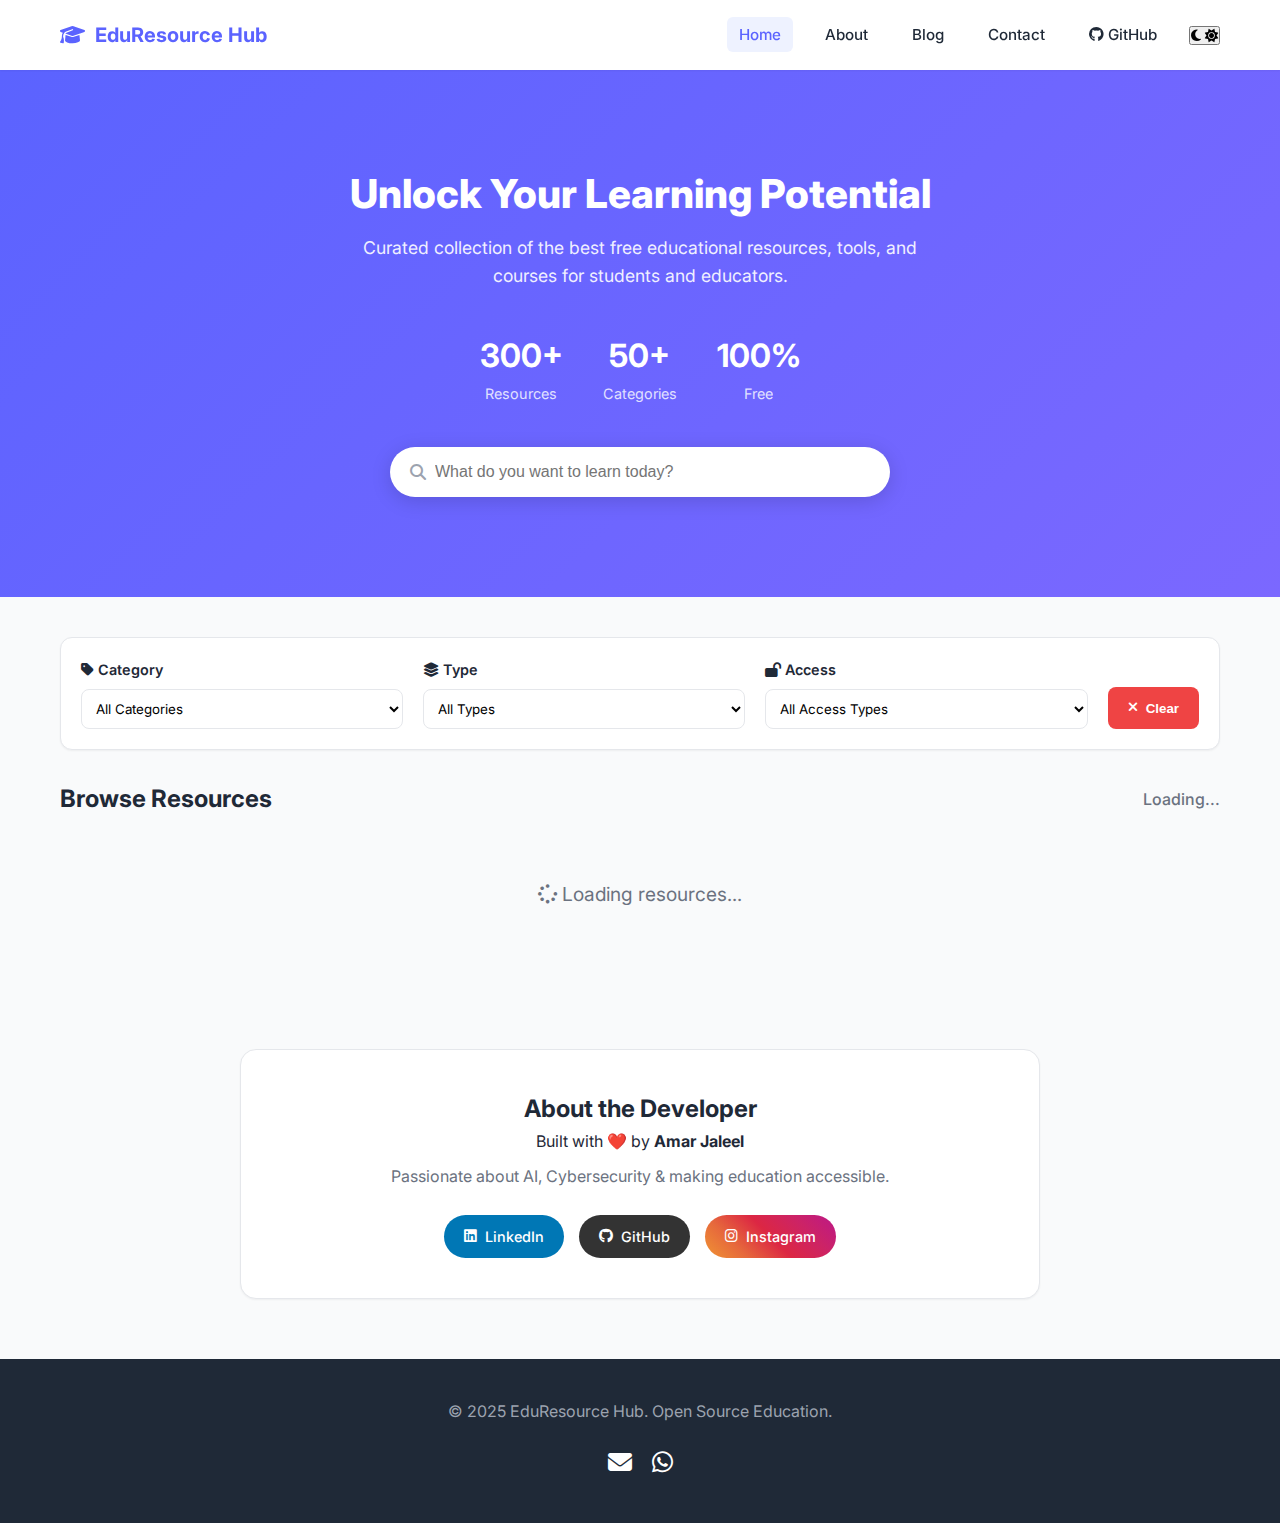
<file: index.html>
<!DOCTYPE html>
<html lang="en">
<head>
    <meta charset="UTF-8">
    <meta name="viewport" content="width=device-width, initial-scale=1.0">
    <meta name="description" content="Discover 300+ curated free educational resources across all subjects. Find textbooks, courses, tools, and learning materials for students and educators.">
    <meta name="keywords" content="educational resources, free learning, online courses, study materials, textbooks, STEM, humanities, open access">
    <meta name="author" content="Amar Jaleel">
    
    <!-- Open Graph / Facebook -->
    <meta property="og:type" content="website">
    <meta property="og:url" content="https://aurangzaib-b.github.io/EduResource_Hub/">
    <meta property="og:title" content="EduResource Hub - Free Educational Resources">
    <meta property="og:description" content="Discover 300+ curated free educational resources across all subjects. Find textbooks, courses, tools, and learning materials for students and educators.">
    <meta property="og:image" content="https://aurangzaib-b.github.io/EduResource_Hub/og-image.png">
    
    <!-- Twitter -->
    <meta property="twitter:card" content="summary_large_image">
    <meta property="twitter:url" content="https://aurangzaib-b.github.io/EduResource_Hub/">
    <meta property="twitter:title" content="EduResource Hub - Free Educational Resources">
    <meta property="twitter:description" content="Discover 300+ curated free educational resources across all subjects. Find textbooks, courses, tools, and learning materials for students and educators.">
    <meta property="twitter:image" content="https://aurangzaib-b.github.io/EduResource_Hub/twitter-image.png">
    
    <title>EduResource Hub - Free Educational Resources</title>
    <link rel="stylesheet" href="styles.css">
    <link href="https://fonts.googleapis.com/css2?family=Inter:wght@400;500;600;700;800&display=swap" rel="stylesheet">
    <link href="https://cdnjs.cloudflare.com/ajax/libs/font-awesome/6.5.1/css/all.min.css" rel="stylesheet">
</head>
<body>

    <nav class="navbar">
        <div class="nav-container">
            <a href="index.html" class="nav-logo">
                <i class="fas fa-graduation-cap"></i> EduResource Hub
            </a>
            <button class="menu-toggle" id="menuToggle" aria-label="Toggle Menu">
                <i class="fas fa-bars"></i>
            </button>
            <ul class="nav-menu" id="navMenu">
                <li><a href="index.html" class="nav-link active">Home</a></li>
                <li><a href="about.html" class="nav-link">About</a></li>
                <li><a href="blog.html" class="nav-link">Blog</a></li>
                <li><a href="contact.html" class="nav-link">Contact</a></li>
                <li><a href="https://github.com/amarjaleelbanbhan" target="_blank" class="nav-link"><i class="fab fa-github"></i> GitHub</a></li>
                <li>
                    <button class="theme-toggle" id="themeToggle" aria-label="Toggle Dark Mode">
                        <i class="fas fa-moon"></i>
                        <i class="fas fa-sun"></i>
                    </button>
                </li>
            </ul>
        </div>
    </nav>

    <main>
        <section class="hero">
            <div class="container">
                <h1 class="hero-title">Unlock Your Learning Potential</h1>
                <p class="hero-subtitle">Curated collection of the best free educational resources, tools, and courses for students and educators.</p>
                
                <div class="hero-stats">
                    <div class="stat">
                        <span class="stat-number" id="stat-total-resources">300+</span>
                        <span class="stat-label">Resources</span>
                    </div>
                    <div class="stat">
                        <span class="stat-number" id="stat-total-categories">50+</span>
                        <span class="stat-label">Categories</span>
                    </div>
                    <div class="stat">
                        <span class="stat-number">100%</span>
                        <span class="stat-label">Free</span>
                    </div>
                </div>

                <div class="search-container">
                    <i class="fas fa-search search-icon"></i>
                    <input type="text" id="search-input" placeholder="What do you want to learn today?">
                </div>
            </div>
        </section>

        <section class="resources-section">
            <div class="container">
                
                <div class="filters">
                    <div class="filter-group">
                        <label><i class="fas fa-tag"></i> Category</label>
                        <select id="category-filter"><option value="">All Categories</option></select>
                    </div>
                    <div class="filter-group">
                        <label><i class="fas fa-layer-group"></i> Type</label>
                        <select id="type-filter"><option value="">All Types</option></select>
                    </div>
                    <div class="filter-group">
                        <label><i class="fas fa-lock-open"></i> Access</label>
                        <select id="access-filter"><option value="">All Access Types</option></select>
                    </div>
                    <button id="clear-filters" class="clear-btn">
                        <i class="fas fa-times"></i> Clear
                    </button>
                </div>

                <div style="display: flex; justify-content: space-between; align-items: center; margin-bottom: 20px;">
                    <h2 style="font-size: 1.5rem; color: var(--dark);">Browse Resources</h2>
                    <span id="results-count" style="color: var(--light); font-weight: 500;">Loading...</span>
                </div>

                <div id="loading"><i class="fas fa-spinner fa-spin"></i> Loading resources...</div>
                <div id="resources-grid" class="resources-grid"></div>
                <div id="no-results" class="no-results" style="display: none;">
                    <i class="fas fa-search" style="font-size: 3rem; color: #E5E7EB; margin-bottom: 15px;"></i>
                    <h3>No resources found</h3>
                    <p>Try adjusting your search or filters.</p>
                </div>

                <!-- Pagination -->
                <div id="pagination" class="pagination"></div>

            </div>
        </section>

        <section class="container">
            <div class="profile-section">
                <h2>About the Developer</h2>
                <p>Built with ❤️ by <strong>Amar Jaleel</strong></p>
                <p style="color: var(--light); margin-top: 10px;">Passionate about AI, Cybersecurity & making education accessible.</p>
                <div class="profile-links">
                    <a href="https://pk.linkedin.com/in/amarjaleel" target="_blank" class="link-box link-linkedin"><i class="fab fa-linkedin"></i> LinkedIn</a>
                    <a href="https://github.com/amarjaleelbanbhan" target="_blank" class="link-box link-github"><i class="fab fa-github"></i> GitHub</a>
                    <a href="https://www.instagram.com/amarjaleel_/" target="_blank" class="link-box link-insta"><i class="fab fa-instagram"></i> Instagram</a>
                </div>
            </div>
        </section>
    </main>

    <footer>
        <div class="container">
            <p>&copy; 2025 EduResource Hub. Open Source Education.</p>
            <div class="social-links">
                <a href="mailto:banbhanamarjalil@gmail.com"><i class="fas fa-envelope"></i></a>
                <a href="https://wa.me/923444432197" target="_blank"><i class="fab fa-whatsapp"></i></a>
            </div>
        </div>
    </footer>

    <script src="script.js"></script>
    <script>
        // Mobile Menu Toggle Logic
        const menuToggle = document.getElementById('menuToggle');
        const navMenu = document.getElementById('navMenu');
        
        if (menuToggle && navMenu) {
            menuToggle.addEventListener('click', () => {
                navMenu.classList.toggle('active');
                const icon = menuToggle.querySelector('i');
                if (navMenu.classList.contains('active')) {
                    icon.classList.remove('fa-bars');
                    icon.classList.add('fa-times');
                } else {
                    icon.classList.remove('fa-times');
                    icon.classList.add('fa-bars');
                }
            });
        }
    </script>
</body>
</html>
</file>
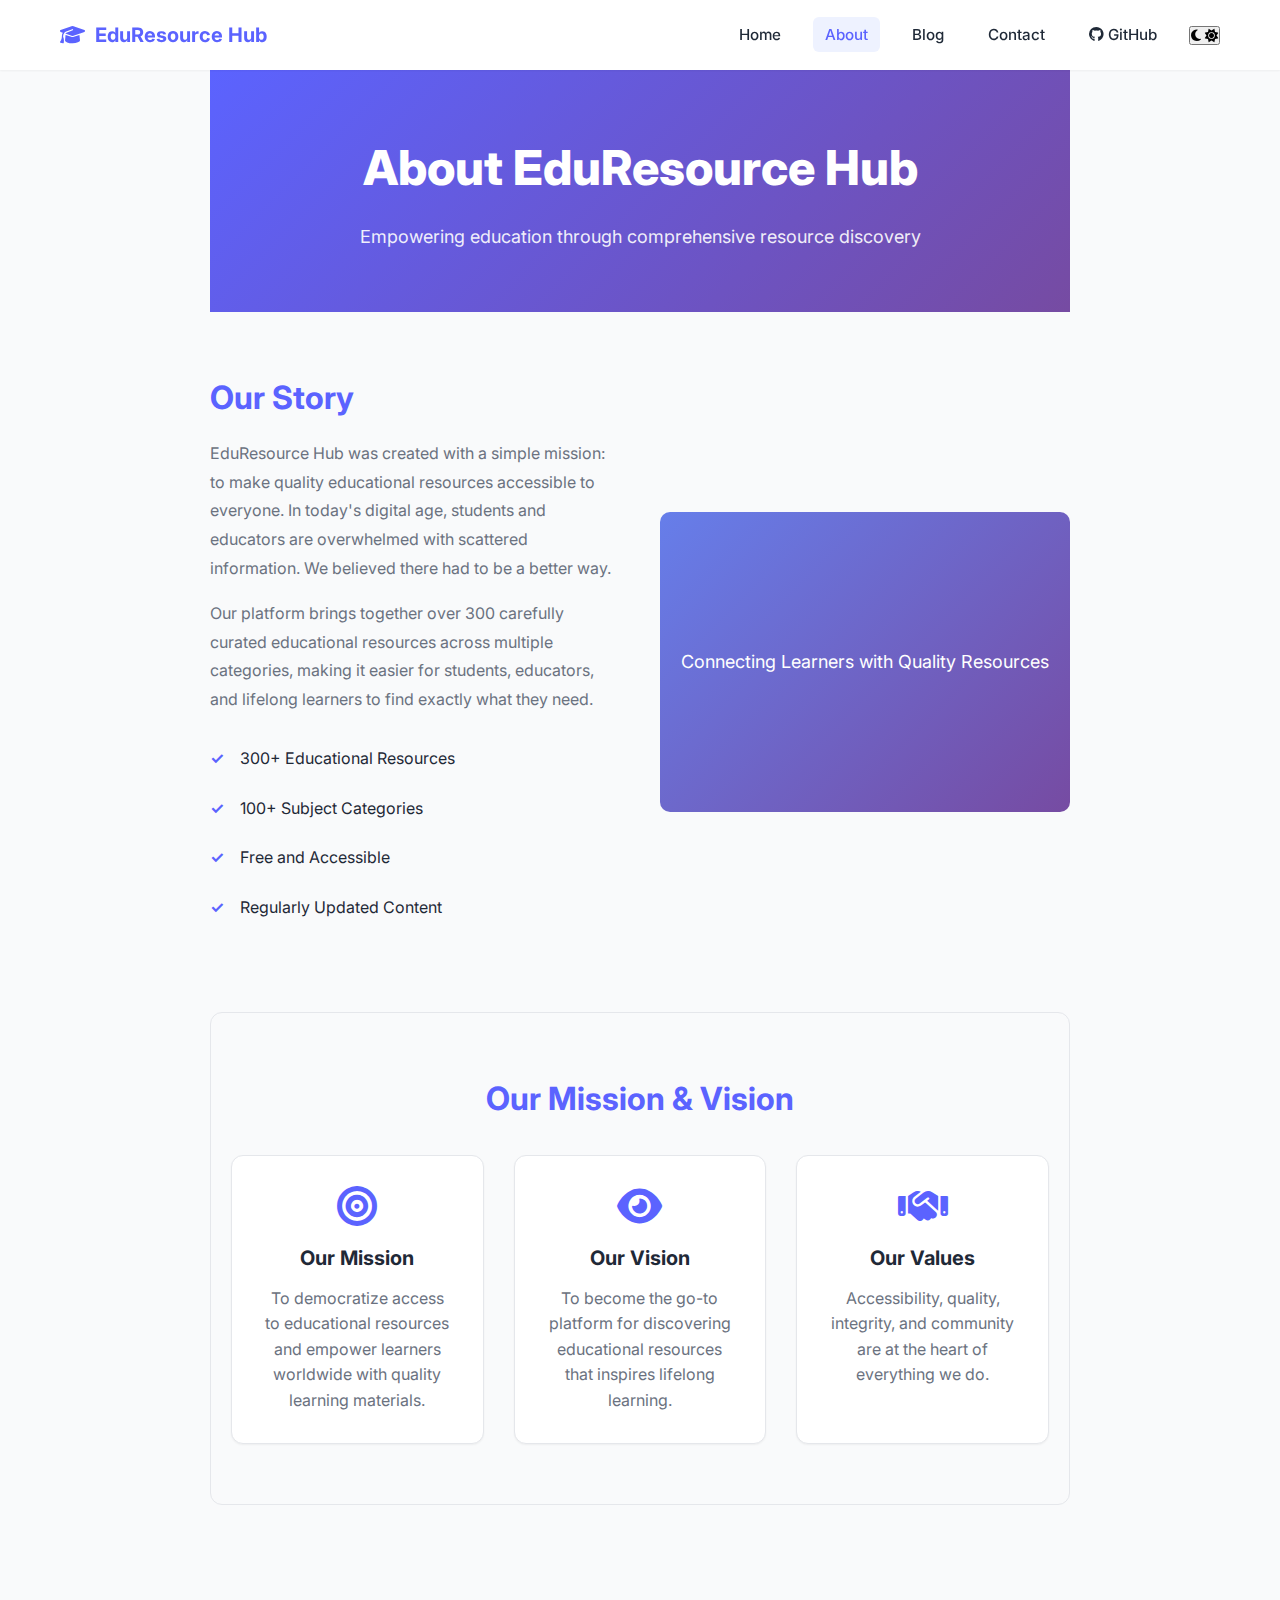
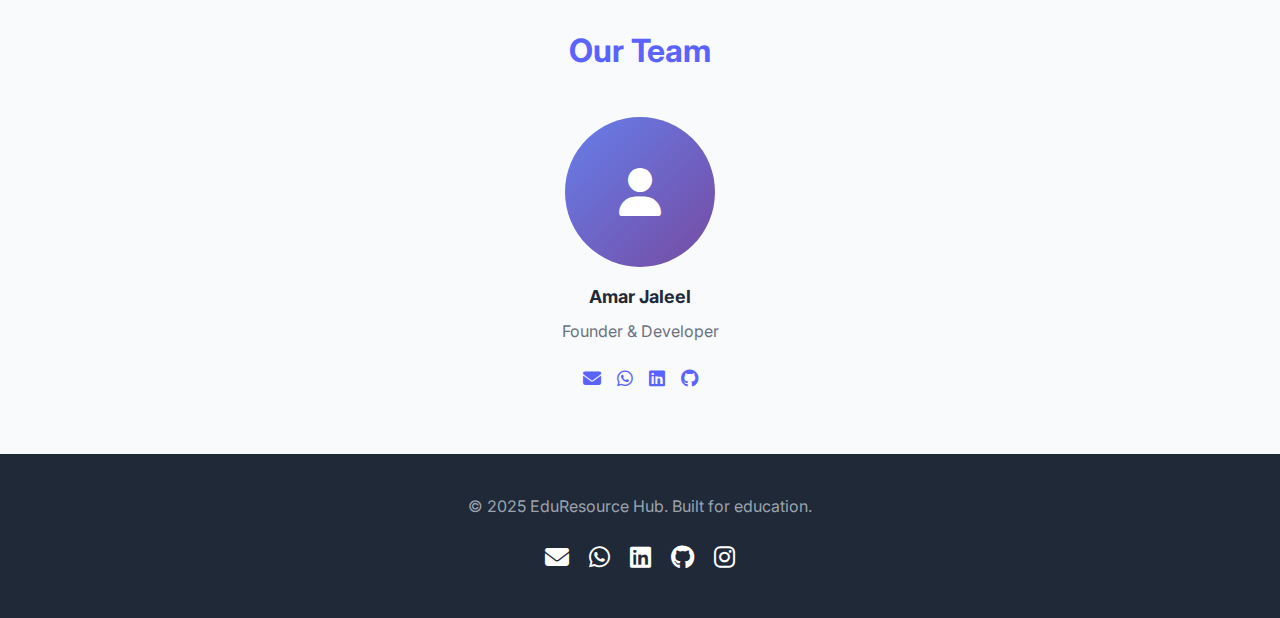
<file: about.html>
<!DOCTYPE html>
<html lang="en">
<head>
    <meta charset="UTF-8">
    <meta name="viewport" content="width=device-width, initial-scale=1.0">
    <meta name="description" content="Learn about EduResource Hub - our mission to democratize access to quality educational resources for students and educators worldwide.">
    <meta name="keywords" content="about eduresource, education platform, free learning resources, educational mission">
    
    <!-- Open Graph / Facebook -->
    <meta property="og:type" content="website">
    <meta property="og:url" content="https://aurangzaib-b.github.io/EduResource_Hub/about.html">
    <meta property="og:title" content="About - EduResource Hub">
    <meta property="og:description" content="Learn about EduResource Hub - our mission to democratize access to quality educational resources for students and educators worldwide.">
    
    <!-- Twitter -->
    <meta property="twitter:card" content="summary">
    <meta property="twitter:url" content="https://aurangzaib-b.github.io/EduResource_Hub/about.html">
    <meta property="twitter:title" content="About - EduResource Hub">
    <meta property="twitter:description" content="Learn about EduResource Hub - our mission to democratize access to quality educational resources for students and educators worldwide.">
    
    <title>About - EduResource Hub</title>
    <link rel="stylesheet" href="styles.css">
    <link rel="stylesheet" href="pages.css">
    <link href="https://fonts.googleapis.com/css2?family=Inter:wght@300;400;500;600;700;800&display=swap" rel="stylesheet">
    <link href="https://cdnjs.cloudflare.com/ajax/libs/font-awesome/6.5.1/css/all.min.css" rel="stylesheet">
</head>
<body>
    <nav class="navbar">
        <div class="nav-container">
            <a href="index.html" class="nav-logo">
                <i class="fas fa-graduation-cap"></i> EduResource Hub
            </a>
            <button class="menu-toggle" id="menuToggle" aria-label="Toggle Menu">
                <i class="fas fa-bars"></i>
            </button>
            <ul class="nav-menu" id="navMenu">
                <li><a href="index.html" class="nav-link">Home</a></li>
                <li><a href="about.html" class="nav-link active">About</a></li>
                <li><a href="blog.html" class="nav-link">Blog</a></li>
                <li><a href="contact.html" class="nav-link">Contact</a></li>
                <li><a href="https://github.com/amarjaleelbanbhan" target="_blank" class="nav-link"><i class="fab fa-github"></i> GitHub</a></li>
                <li>
                    <button class="theme-toggle" id="themeToggle" aria-label="Toggle Dark Mode">
                        <i class="fas fa-moon"></i>
                        <i class="fas fa-sun"></i>
                    </button>
                </li>
            </ul>
        </div>
    </nav>

    <div class="container">
        <div class="hero-section">
            <h1>About EduResource Hub</h1>
            <p>Empowering education through comprehensive resource discovery</p>
        </div>

        <div class="about-content">
            <div class="about-text">
                <h2>Our Story</h2>
                <p>EduResource Hub was created with a simple mission: to make quality educational resources accessible to everyone. In today's digital age, students and educators are overwhelmed with scattered information. We believed there had to be a better way.</p>
                <p>Our platform brings together over 300 carefully curated educational resources across multiple categories, making it easier for students, educators, and lifelong learners to find exactly what they need.</p>
                <ul class="about-features">
                    <li>300+ Educational Resources</li>
                    <li>100+ Subject Categories</li>
                    <li>Free and Accessible</li>
                    <li>Regularly Updated Content</li>
                </ul>
            </div>
            <div style="background: linear-gradient(135deg, #667eea 0%, #764ba2 100%); border-radius: 10px; height: 300px; display: flex; align-items: center; justify-content: center; color: white; font-size: 18px;">
                Connecting Learners with Quality Resources
            </div>
        </div>

        <div class="mission-section">
            <h2>Our Mission & Vision</h2>
            <div class="mission-grid">
                <div class="mission-card">
                    <i class="fas fa-bullseye"></i>
                    <h3>Our Mission</h3>
                    <p>To democratize access to educational resources and empower learners worldwide with quality learning materials.</p>
                </div>
                <div class="mission-card">
                    <i class="fas fa-eye"></i>
                    <h3>Our Vision</h3>
                    <p>To become the go-to platform for discovering educational resources that inspires lifelong learning.</p>
                </div>
                <div class="mission-card">
                    <i class="fas fa-handshake"></i>
                    <h3>Our Values</h3>
                    <p>Accessibility, quality, integrity, and community are at the heart of everything we do.</p>
                </div>
            </div>
        </div>

        <div class="team-section">
            <h2>Our Team</h2>
            <div class="team-grid">
                <div class="team-member">
                    <div style="width: 150px; height: 150px; background: linear-gradient(135deg, #667eea 0%, #764ba2 100%); border-radius: 50%; margin: 0 auto 15px; display: flex; align-items: center; justify-content: center; color: white; font-size: 48px;"><i class="fas fa-user"></i></div>
                    <h3>Amar Jaleel</h3>
                    <p>Founder & Developer</p>
                    <div class="social-links">
                        <a href="mailto:banbhanamarjalil@gmail.com" title="Email"><i class="fas fa-envelope"></i></a>
                        <a href="https://wa.me/923444432197" target="_blank" title="WhatsApp"><i class="fab fa-whatsapp"></i></a>
                        <a href="https://pk.linkedin.com/in/amarjaleel" target="_blank" title="LinkedIn"><i class="fab fa-linkedin"></i></a>
                        <a href="https://github.com/amarjaleelbanbhan" target="_blank" title="GitHub"><i class="fab fa-github"></i></a>
                    </div>
                </div>
            </div>
        </div>
    </div>

    <footer>
        <p>&copy; 2025 EduResource Hub. Built for education.</p>
        <div class="social-links">
            <a href="mailto:banbhanamarjalil@gmail.com" title="Email"><i class="fas fa-envelope"></i></a>
            <a href="https://wa.me/923444432197" target="_blank" title="WhatsApp"><i class="fab fa-whatsapp"></i></a>
            <a href="https://pk.linkedin.com/in/amarjaleel" target="_blank" title="LinkedIn"><i class="fab fa-linkedin"></i></a>
            <a href="https://github.com/amarjaleelbanbhan" target="_blank" title="GitHub"><i class="fab fa-github"></i></a>
            <a href="https://www.instagram.com/amarjaleel_/" target="_blank" title="Instagram"><i class="fab fa-instagram"></i></a>
        </div>
    </footer>

    <script>
        // Dark Mode Management
        function initTheme() {
            const savedTheme = localStorage.getItem('theme') || 'light';
            document.documentElement.setAttribute('data-theme', savedTheme);
        }

        function toggleTheme() {
            const currentTheme = document.documentElement.getAttribute('data-theme');
            const newTheme = currentTheme === 'dark' ? 'light' : 'dark';
            document.documentElement.setAttribute('data-theme', newTheme);
            localStorage.setItem('theme', newTheme);
        }

        // Initialize theme on page load
        document.addEventListener('DOMContentLoaded', () => {
            initTheme();
            
            // Theme toggle button
            const themeToggle = document.getElementById('themeToggle');
            if (themeToggle) {
                themeToggle.addEventListener('click', toggleTheme);
            }
        });

        // Mobile Menu Toggle Logic
        const menuToggle = document.getElementById('menuToggle');
        const navMenu = document.getElementById('navMenu');
        
        if (menuToggle && navMenu) {
            menuToggle.addEventListener('click', () => {
                navMenu.classList.toggle('active');
                const icon = menuToggle.querySelector('i');
                if (navMenu.classList.contains('active')) {
                    icon.classList.remove('fa-bars');
                    icon.classList.add('fa-times');
                } else {
                    icon.classList.remove('fa-times');
                    icon.classList.add('fa-bars');
                }
            });
        }
    </script>
</body>
</html>
</file>
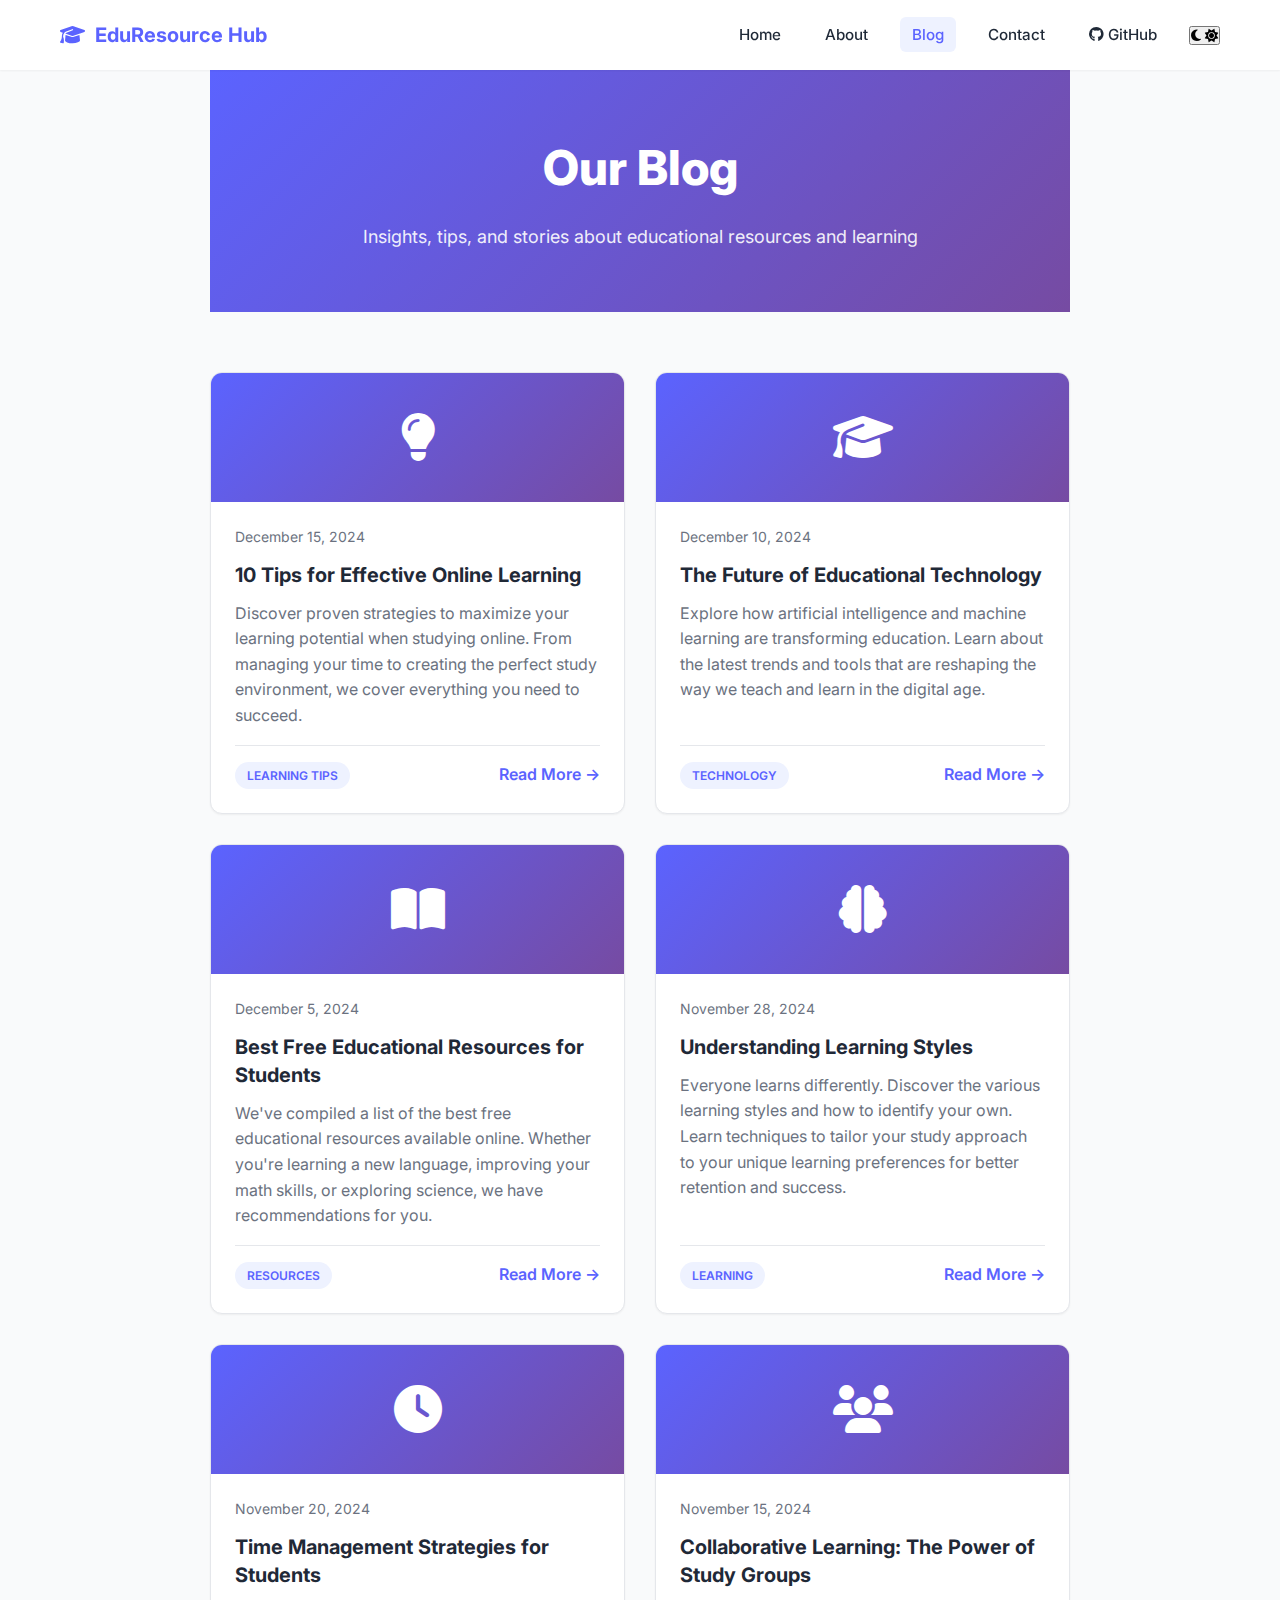
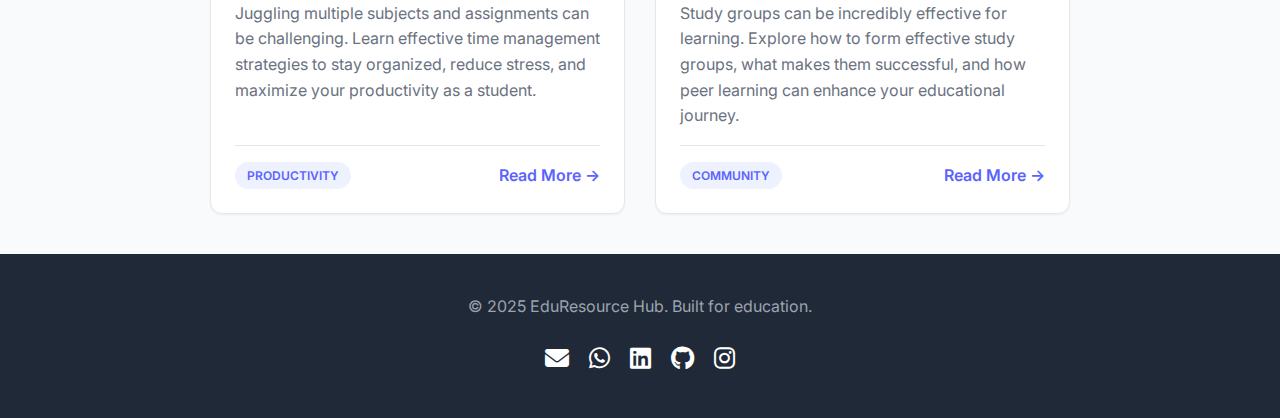
<file: blog.html>
<!DOCTYPE html>
<html lang="en">
<head>
    <meta charset="UTF-8">
    <meta name="viewport" content="width=device-width, initial-scale=1.0">
    <meta name="description" content="Insights, tips, and stories about educational resources, online learning, and effective study strategies. Stay updated with the latest in EdTech.">
    <meta name="keywords" content="education blog, learning tips, study strategies, online learning, educational technology">
    
    <!-- Open Graph / Facebook -->
    <meta property="og:type" content="website">
    <meta property="og:url" content="https://aurangzaib-b.github.io/EduResource_Hub/blog.html">
    <meta property="og:title" content="Blog - EduResource Hub">
    <meta property="og:description" content="Insights, tips, and stories about educational resources, online learning, and effective study strategies.">
    
    <!-- Twitter -->
    <meta property="twitter:card" content="summary">
    <meta property="twitter:url" content="https://aurangzaib-b.github.io/EduResource_Hub/blog.html">
    <meta property="twitter:title" content="Blog - EduResource Hub">
    <meta property="twitter:description" content="Insights, tips, and stories about educational resources, online learning, and effective study strategies.">
    
    <title>Blog - EduResource Hub</title>
    <link rel="stylesheet" href="styles.css">
    <link rel="stylesheet" href="pages.css">
    <link href="https://fonts.googleapis.com/css2?family=Inter:wght@300;400;500;600;700;800&display=swap" rel="stylesheet">
    <link href="https://cdnjs.cloudflare.com/ajax/libs/font-awesome/6.5.1/css/all.min.css" rel="stylesheet">
</head>
<body>
    <nav class="navbar">
        <div class="nav-container">
            <a href="index.html" class="nav-logo">
                <i class="fas fa-graduation-cap"></i> EduResource Hub
            </a>
            <button class="menu-toggle" id="menuToggle" aria-label="Toggle Menu">
                <i class="fas fa-bars"></i>
            </button>
            <ul class="nav-menu" id="navMenu">
                <li><a href="index.html" class="nav-link">Home</a></li>
                <li><a href="about.html" class="nav-link">About</a></li>
                <li><a href="blog.html" class="nav-link active">Blog</a></li>
                <li><a href="contact.html" class="nav-link">Contact</a></li>
                <li><a href="https://github.com/amarjaleelbanbhan" target="_blank" class="nav-link"><i class="fab fa-github"></i> GitHub</a></li>
                <li>
                    <button class="theme-toggle" id="themeToggle" aria-label="Toggle Dark Mode">
                        <i class="fas fa-moon"></i>
                        <i class="fas fa-sun"></i>
                    </button>
                </li>
            </ul>
        </div>
    </nav>

    <div class="container">
        <div class="hero-section">
            <h1>Our Blog</h1>
            <p>Insights, tips, and stories about educational resources and learning</p>
        </div>

        <div class="blog-grid">
            <div class="blog-card">
                <div class="blog-card-header"><i class="fas fa-lightbulb"></i></div>
                <div class="blog-card-content">
                    <div class="blog-card-date">December 15, 2024</div>
                    <h3>10 Tips for Effective Online Learning</h3>
                    <p>Discover proven strategies to maximize your learning potential when studying online. From managing your time to creating the perfect study environment, we cover everything you need to succeed.</p>
                    <div class="blog-card-footer">
                        <span class="category-tag">Learning Tips</span>
                        <a href="#" class="read-more">Read More →</a>
                    </div>
                </div>
            </div>

            <div class="blog-card">
                <div class="blog-card-header"><i class="fas fa-graduation-cap"></i></div>
                <div class="blog-card-content">
                    <div class="blog-card-date">December 10, 2024</div>
                    <h3>The Future of Educational Technology</h3>
                    <p>Explore how artificial intelligence and machine learning are transforming education. Learn about the latest trends and tools that are reshaping the way we teach and learn in the digital age.</p>
                    <div class="blog-card-footer">
                        <span class="category-tag">Technology</span>
                        <a href="#" class="read-more">Read More →</a>
                    </div>
                </div>
            </div>

            <div class="blog-card">
                <div class="blog-card-header"><i class="fas fa-book-open"></i></div>
                <div class="blog-card-content">
                    <div class="blog-card-date">December 5, 2024</div>
                    <h3>Best Free Educational Resources for Students</h3>
                    <p>We've compiled a list of the best free educational resources available online. Whether you're learning a new language, improving your math skills, or exploring science, we have recommendations for you.</p>
                    <div class="blog-card-footer">
                        <span class="category-tag">Resources</span>
                        <a href="#" class="read-more">Read More →</a>
                    </div>
                </div>
            </div>

            <div class="blog-card">
                <div class="blog-card-header"><i class="fas fa-brain"></i></div>
                <div class="blog-card-content">
                    <div class="blog-card-date">November 28, 2024</div>
                    <h3>Understanding Learning Styles</h3>
                    <p>Everyone learns differently. Discover the various learning styles and how to identify your own. Learn techniques to tailor your study approach to your unique learning preferences for better retention and success.</p>
                    <div class="blog-card-footer">
                        <span class="category-tag">Learning</span>
                        <a href="#" class="read-more">Read More →</a>
                    </div>
                </div>
            </div>

            <div class="blog-card">
                <div class="blog-card-header"><i class="fas fa-clock"></i></div>
                <div class="blog-card-content">
                    <div class="blog-card-date">November 20, 2024</div>
                    <h3>Time Management Strategies for Students</h3>
                    <p>Juggling multiple subjects and assignments can be challenging. Learn effective time management strategies to stay organized, reduce stress, and maximize your productivity as a student.</p>
                    <div class="blog-card-footer">
                        <span class="category-tag">Productivity</span>
                        <a href="#" class="read-more">Read More →</a>
                    </div>
                </div>
            </div>

            <div class="blog-card">
                <div class="blog-card-header"><i class="fas fa-users"></i></div>
                <div class="blog-card-content">
                    <div class="blog-card-date">November 15, 2024</div>
                    <h3>Collaborative Learning: The Power of Study Groups</h3>
                    <p>Study groups can be incredibly effective for learning. Explore how to form effective study groups, what makes them successful, and how peer learning can enhance your educational journey.</p>
                    <div class="blog-card-footer">
                        <span class="category-tag">Community</span>
                        <a href="#" class="read-more">Read More →</a>
                    </div>
                </div>
            </div>
        </div>
    </div>

    <footer>
        <p>&copy; 2025 EduResource Hub. Built for education.</p>
        <div class="social-links">
            <a href="mailto:banbhanamarjalil@gmail.com" title="Email"><i class="fas fa-envelope"></i></a>
            <a href="https://wa.me/923444432197" target="_blank" title="WhatsApp"><i class="fab fa-whatsapp"></i></a>
            <a href="https://pk.linkedin.com/in/amarjaleel" target="_blank" title="LinkedIn"><i class="fab fa-linkedin"></i></a>
            <a href="https://github.com/amarjaleelbanbhan" target="_blank" title="GitHub"><i class="fab fa-github"></i></a>
            <a href="https://www.instagram.com/amarjaleel_/" target="_blank" title="Instagram"><i class="fab fa-instagram"></i></a>
        </div>
    </footer>

    <script>
        // Dark Mode Management
        function initTheme() {
            const savedTheme = localStorage.getItem('theme') || 'light';
            document.documentElement.setAttribute('data-theme', savedTheme);
        }

        function toggleTheme() {
            const currentTheme = document.documentElement.getAttribute('data-theme');
            const newTheme = currentTheme === 'dark' ? 'light' : 'dark';
            document.documentElement.setAttribute('data-theme', newTheme);
            localStorage.setItem('theme', newTheme);
        }

        // Initialize theme on page load
        document.addEventListener('DOMContentLoaded', () => {
            initTheme();
            
            // Theme toggle button
            const themeToggle = document.getElementById('themeToggle');
            if (themeToggle) {
                themeToggle.addEventListener('click', toggleTheme);
            }
        });

        // Mobile Menu Toggle Logic
        const menuToggle = document.getElementById('menuToggle');
        const navMenu = document.getElementById('navMenu');
        
        if (menuToggle && navMenu) {
            menuToggle.addEventListener('click', () => {
                navMenu.classList.toggle('active');
                const icon = menuToggle.querySelector('i');
                if (navMenu.classList.contains('active')) {
                    icon.classList.remove('fa-bars');
                    icon.classList.add('fa-times');
                } else {
                    icon.classList.remove('fa-times');
                    icon.classList.add('fa-bars');
                }
            });
        }
    </script>
</body>
</html>
</file>
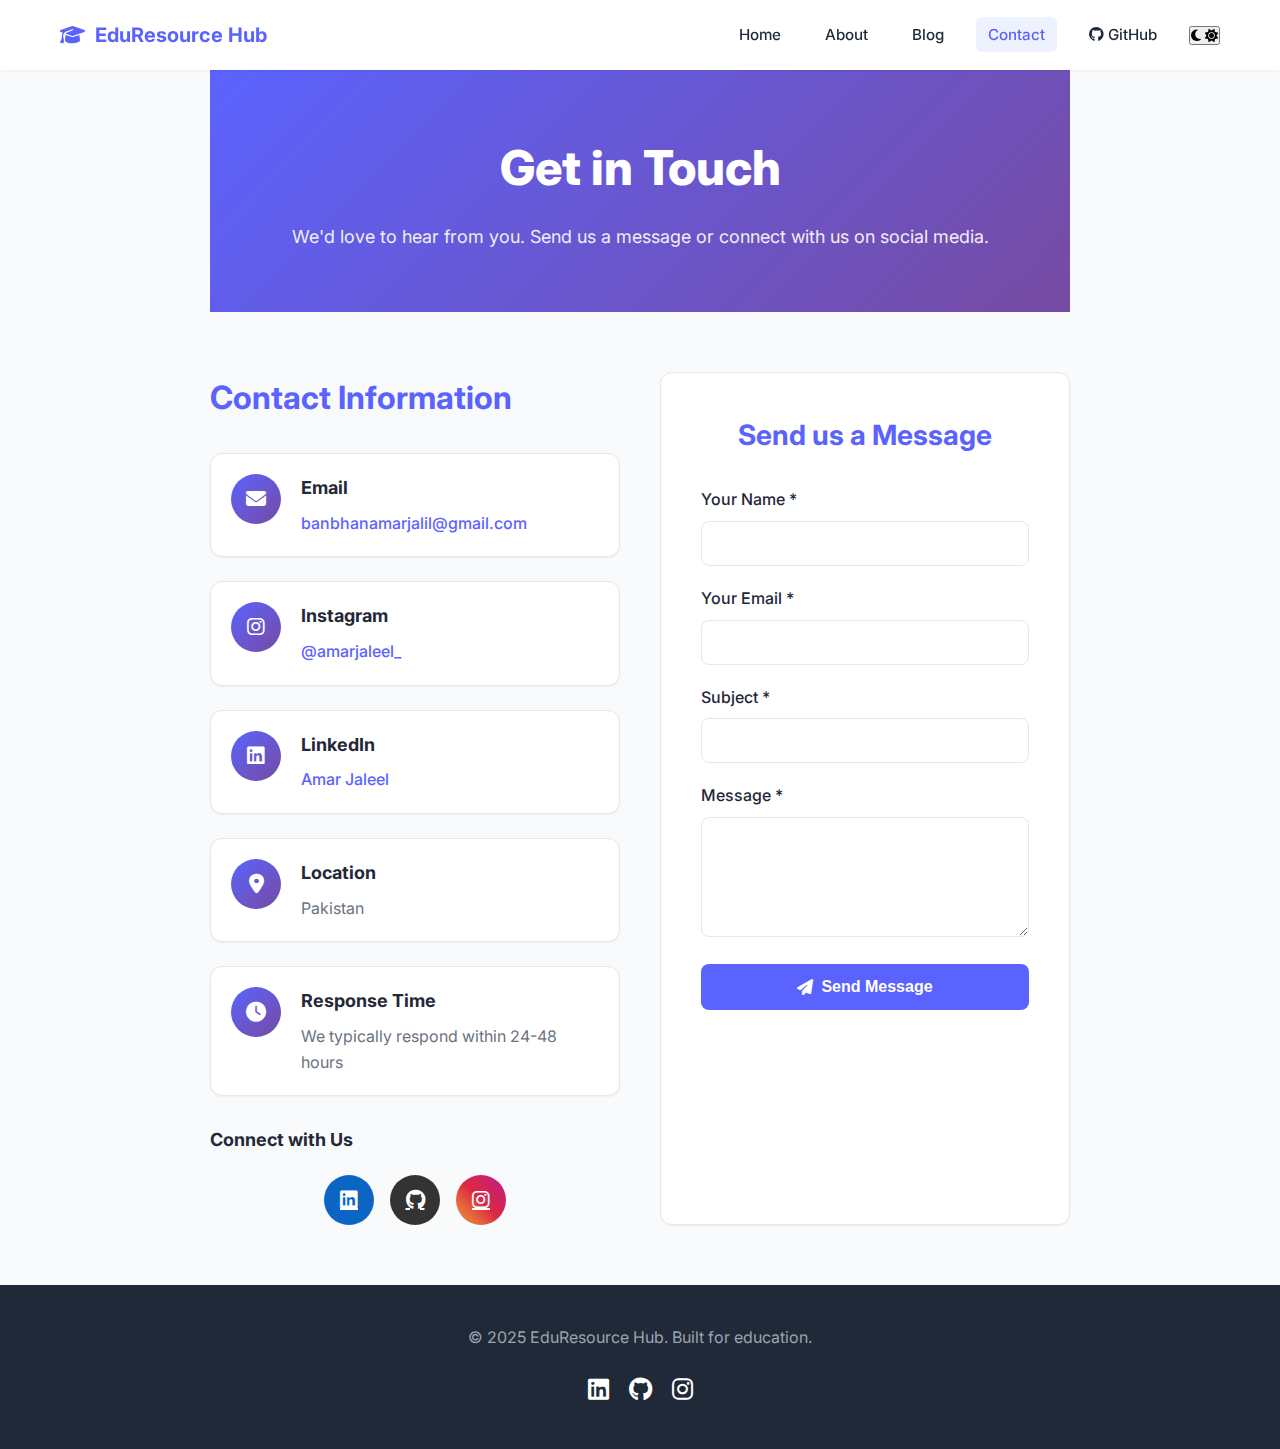
<file: contact.html>
<!DOCTYPE html>
<html lang="en">
<head>
    <meta charset="UTF-8">
    <meta name="viewport" content="width=device-width, initial-scale=1.0">
    <meta name="description" content="Get in touch with EduResource Hub. Contact us for questions, suggestions, or resource submissions.">
    <meta name="keywords" content="contact, email, support, educational resources, questions">
    
    <!-- Open Graph / Facebook -->
    <meta property="og:type" content="website">
    <meta property="og:url" content="https://aurangzaib-b.github.io/EduResource_Hub/contact.html">
    <meta property="og:title" content="Contact - EduResource Hub">
    <meta property="og:description" content="Get in touch with EduResource Hub. Contact us for questions, suggestions, or resource submissions.">
    
    <!-- Twitter -->
    <meta property="twitter:card" content="summary">
    <meta property="twitter:url" content="https://aurangzaib-b.github.io/EduResource_Hub/contact.html">
    <meta property="twitter:title" content="Contact - EduResource Hub">
    <meta property="twitter:description" content="Get in touch with EduResource Hub. Contact us for questions, suggestions, or resource submissions.">
    
    <title>Contact - EduResource Hub</title>
    <link rel="stylesheet" href="styles.css">
    <link rel="stylesheet" href="pages.css">
    <link href="https://fonts.googleapis.com/css2?family=Inter:wght@300;400;500;600;700;800&display=swap" rel="stylesheet">
    <link href="https://cdnjs.cloudflare.com/ajax/libs/font-awesome/6.5.1/css/all.min.css" rel="stylesheet">
</head>
<body>
    <nav class="navbar">
        <div class="nav-container">
            <a href="index.html" class="nav-logo">
                <i class="fas fa-graduation-cap"></i> EduResource Hub
            </a>
            <button class="menu-toggle" id="menuToggle" aria-label="Toggle Menu">
                <i class="fas fa-bars"></i>
            </button>
            <ul class="nav-menu" id="navMenu">
                <li><a href="index.html" class="nav-link">Home</a></li>
                <li><a href="about.html" class="nav-link">About</a></li>
                <li><a href="blog.html" class="nav-link">Blog</a></li>
                <li><a href="contact.html" class="nav-link active">Contact</a></li>
                <li><a href="https://github.com/amarjaleelbanbhan" target="_blank" class="nav-link"><i class="fab fa-github"></i> GitHub</a></li>
                <li>
                    <button class="theme-toggle" id="themeToggle" aria-label="Toggle Dark Mode">
                        <i class="fas fa-moon"></i>
                        <i class="fas fa-sun"></i>
                    </button>
                </li>
            </ul>
        </div>
    </nav>

    <div class="container">
        <div class="hero-section">
            <h1>Get in Touch</h1>
            <p>We'd love to hear from you. Send us a message or connect with us on social media.</p>
        </div>

        <div class="contact-content">
            <div class="contact-info">
                <h2>Contact Information</h2>
                
                <div class="info-item">
                    <div class="info-icon"><i class="fas fa-envelope"></i></div>
                    <div class="info-content">
                        <h3>Email</h3>
                        <p><a href="mailto:banbhanamarjalil@gmail.com">banbhanamarjalil@gmail.com</a></p>
                    </div>
                </div>

                <div class="info-item">
                    <div class="info-icon"><i class="fab fa-instagram"></i></div>
                    <div class="info-content">
                        <h3>Instagram</h3>
                        <p><a href="https://www.instagram.com/amarjaleel_/" target="_blank">@amarjaleel_</a></p>
                    </div>
                </div>

                <div class="info-item">
                    <div class="info-icon"><i class="fab fa-linkedin"></i></div>
                    <div class="info-content">
                        <h3>LinkedIn</h3>
                        <p><a href="https://pk.linkedin.com/in/amarjaleel" target="_blank">Amar Jaleel</a></p>
                    </div>
                </div>

                <div class="info-item">
                    <div class="info-icon"><i class="fas fa-map-marker-alt"></i></div>
                    <div class="info-content">
                        <h3>Location</h3>
                        <p>Pakistan</p>
                    </div>
                </div>

                <div class="info-item">
                    <div class="info-icon"><i class="fas fa-clock"></i></div>
                    <div class="info-content">
                        <h3>Response Time</h3>
                        <p>We typically respond within 24-48 hours</p>
                    </div>
                </div>

                <div class="social-section">
                    <h3>Connect with Us</h3>
                    <div class="social-links">
                        <a href="https://pk.linkedin.com/in/amarjaleel" target="_blank" title="LinkedIn" style="background-color: #0A66C2; color: white;"><i class="fab fa-linkedin"></i></a>
                        <a href="https://github.com/amarjaleelbanbhan" target="_blank" title="GitHub" style="background-color: #333; color: white;"><i class="fab fa-github"></i></a>
                        <a href="https://www.instagram.com/amarjaleel_/" target="_blank" title="Instagram" style="background: linear-gradient(45deg, #f09433 0%,#e6683c 25%,#dc2743 50%,#cc2366 75%,#bc1888 100%); color: white;"><i class="fab fa-instagram"></i></a>
                    </div>
                </div>
            </div>

            <div class="contact-form">
                <h2>Send us a Message</h2>
                <form>
                    <div class="form-group">
                        <label for="name">Your Name *</label>
                        <input type="text" id="name" name="name" required>
                    </div>

                    <div class="form-group">
                        <label for="email">Your Email *</label>
                        <input type="email" id="email" name="email" required>
                    </div>

                    <div class="form-group">
                        <label for="subject">Subject *</label>
                        <input type="text" id="subject" name="subject" required>
                    </div>

                    <div class="form-group">
                        <label for="message">Message *</label>
                        <textarea id="message" name="message" required></textarea>
                    </div>

                    <button type="submit" class="submit-btn"><i class="fas fa-paper-plane"></i> Send Message</button>
                </form>
            </div>
        </div>
    </div>

    <footer>
        <p>&copy; 2025 EduResource Hub. Built for education.</p>
        <div class="social-links">
            <a href="https://pk.linkedin.com/in/amarjaleel" target="_blank" title="LinkedIn"><i class="fab fa-linkedin"></i></a>
            <a href="https://github.com/amarjaleelbanbhan" target="_blank" title="GitHub"><i class="fab fa-github"></i></a>
            <a href="https://www.instagram.com/amarjaleel_/" target="_blank" title="Instagram"><i class="fab fa-instagram"></i></a>
        </div>
    </footer>

    <script>
        // Dark Mode Management
        function initTheme() {
            const savedTheme = localStorage.getItem('theme') || 'light';
            document.documentElement.setAttribute('data-theme', savedTheme);
        }

        function toggleTheme() {
            const currentTheme = document.documentElement.getAttribute('data-theme');
            const newTheme = currentTheme === 'dark' ? 'light' : 'dark';
            document.documentElement.setAttribute('data-theme', newTheme);
            localStorage.setItem('theme', newTheme);
        }

        // Initialize theme on page load
        document.addEventListener('DOMContentLoaded', () => {
            initTheme();
            
            // Theme toggle button
            const themeToggle = document.getElementById('themeToggle');
            if (themeToggle) {
                themeToggle.addEventListener('click', toggleTheme);
            }
        });

        // Mobile Menu Toggle Logic
        const menuToggle = document.getElementById('menuToggle');
        const navMenu = document.getElementById('navMenu');
        
        if (menuToggle && navMenu) {
            menuToggle.addEventListener('click', () => {
                navMenu.classList.toggle('active');
                const icon = menuToggle.querySelector('i');
                if (navMenu.classList.contains('active')) {
                    icon.classList.remove('fa-bars');
                    icon.classList.add('fa-times');
                } else {
                    icon.classList.remove('fa-times');
                    icon.classList.add('fa-bars');
                }
            });
        }
    </script>
</body>
</html>
</file>
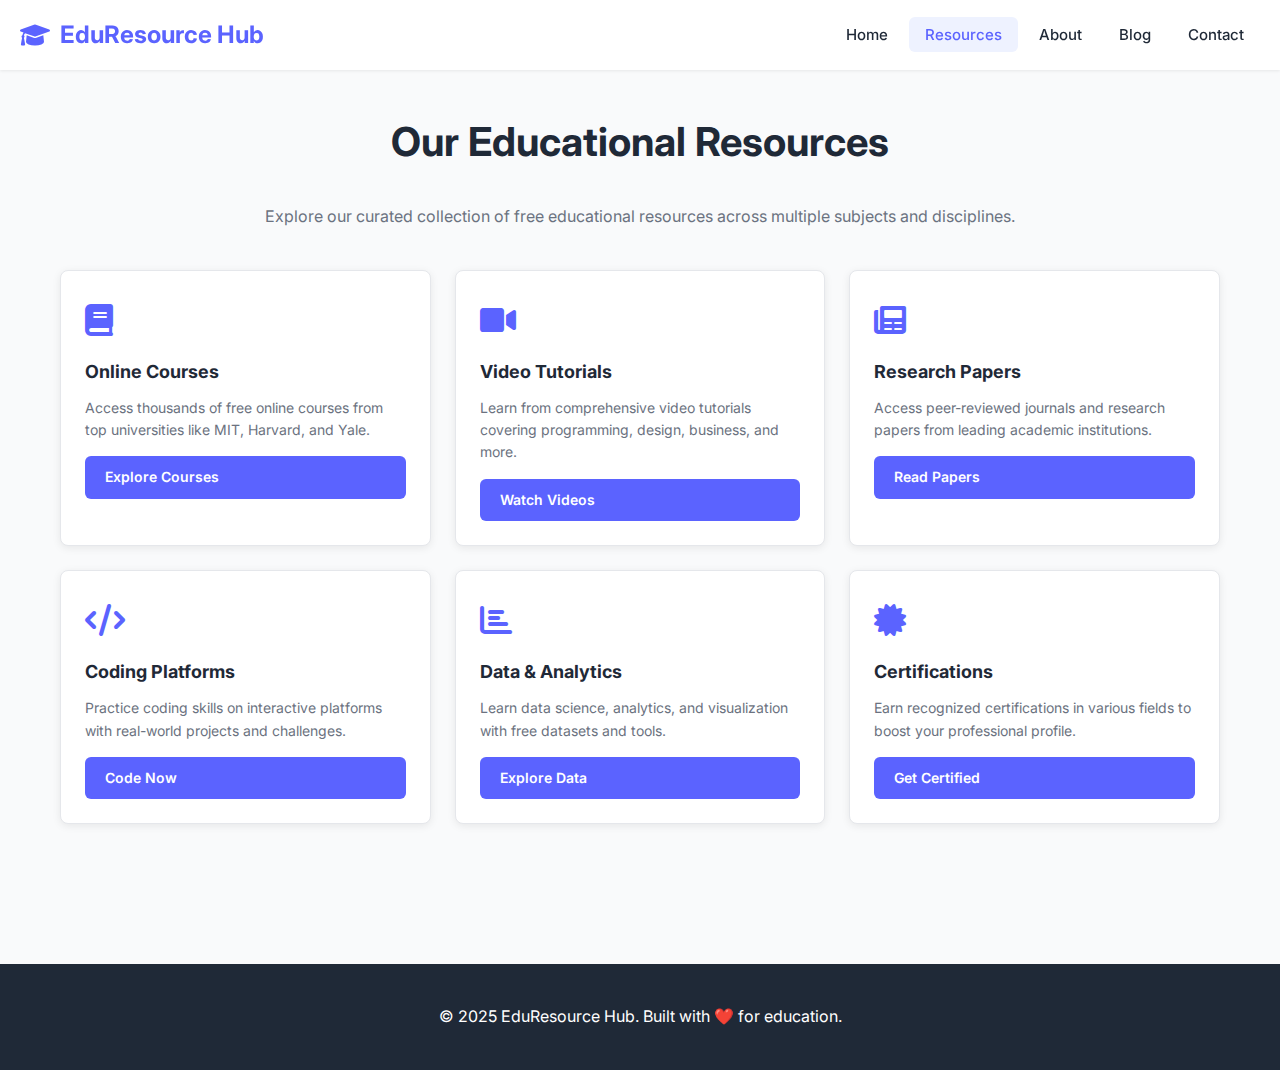
<file: resources.html>
<!DOCTYPE html>
<html lang="en">
<head>
    <meta charset="UTF-8">
    <meta name="viewport" content="width=device-width, initial-scale=1.0">
    <title>Resources - EduResource Hub</title>
    <link rel="stylesheet" href="styles.css">
    <link href="https://fonts.googleapis.com/css2?family=Inter:wght@300;400;500;600;700;800&display=swap" rel="stylesheet">
    <link href="https://cdnjs.cloudflare.com/ajax/libs/font-awesome/6.0.0/css/all.min.css" rel="stylesheet">
    <style>
        * {
            margin: 0;
            padding: 0;
            box-sizing: border-box;
        }

        :root {
            --primary-color: #5B63FF;
            --secondary-color: #0073e6;
            --text-dark: #1F2937;
            --text-light: #6B7280;
            --border-color: #E5E7EB;
            --white: #FFFFFF;
        }

        body {
            font-family: 'Inter', sans-serif;
            color: var(--text-dark);
            background-color: #F9FAFB;
        }

        .navbar {
            background: var(--white);
            box-shadow: 0 1px 3px rgba(0, 0, 0, 0.08);
            position: sticky;
            top: 0;
            z-index: 1000;
        }

        .nav-container {
            max-width: 1400px;
            margin: 0 auto;
            display: flex;
            justify-content: space-between;
            align-items: center;
            padding: 0 20px;
            height: 70px;
        }

        .nav-logo {
            display: flex;
            align-items: center;
            gap: 10px;
            font-size: 24px;
            font-weight: 700;
            color: var(--primary-color);
            text-decoration: none;
            transition: color 0.3s ease;
        }

        .nav-logo:hover {
            color: var(--secondary-color);
        }

        .nav-menu {
            display: flex;
            list-style: none;
            gap: 5px;
            align-items: center;
        }

        .nav-link {
            padding: 8px 16px;
            border-radius: 6px;
            text-decoration: none;
            color: var(--text-dark);
            font-weight: 500;
            font-size: 15px;
            transition: all 0.3s ease;
        }

        .nav-link:hover,
        .nav-link.active {
            background-color: #EEF2FF;
            color: var(--primary-color);
        }

        .container {
            max-width: 1200px;
            margin: 0 auto;
            padding: 40px 20px;
        }

        .page-title {
            font-size: 40px;
            font-weight: 700;
            margin-bottom: 30px;
            text-align: center;
        }

        .resource-grid {
            display: grid;
            grid-template-columns: repeat(auto-fill, minmax(300px, 1fr));
            gap: 24px;
            margin: 40px 0;
        }

        .resource-card {
            background: white;
            border-radius: 8px;
            padding: 24px;
            box-shadow: 0 2px 8px rgba(0, 0, 0, 0.08);
            transition: all 0.3s ease;
            border: 1px solid var(--border-color);
        }

        .resource-card:hover {
            box-shadow: 0 8px 24px rgba(0, 0, 0, 0.12);
            transform: translateY(-4px);
        }

        .resource-icon {
            font-size: 32px;
            color: var(--primary-color);
            margin-bottom: 12px;
        }

        .resource-card h3 {
            font-size: 18px;
            margin-bottom: 10px;
            color: var(--text-dark);
        }

        .resource-card p {
            color: var(--text-light);
            font-size: 14px;
            line-height: 1.6;
            margin-bottom: 15px;
        }

        .resource-link {
            display: inline-block;
            padding: 10px 20px;
            background: var(--primary-color);
            color: white;
            border-radius: 6px;
            text-decoration: none;
            font-size: 14px;
            font-weight: 600;
            transition: all 0.3s ease;
        }

        .resource-link:hover {
            background: var(--secondary-color);
            transform: translateX(4px);
        }

        footer {
            background: #1F2937;
            color: white;
            padding: 40px 20px;
            text-align: center;
            margin-top: 60px;
        }
    </style>
</head>
<body>
    <header>
        <nav class="navbar">
            <div class="nav-container">
                <a href="index.html" class="nav-logo">
                    <i class="fas fa-graduation-cap"></i>
                    <span>EduResource Hub</span>
                </a>
                <ul class="nav-menu">
                    <li><a href="index.html" class="nav-link">Home</a></li>
                    <li><a href="resources.html" class="nav-link active">Resources</a></li>
                    <li><a href="about.html" class="nav-link">About</a></li>
                    <li><a href="blog.html" class="nav-link">Blog</a></li>
                    <li><a href="contact.html" class="nav-link">Contact</a></li>
                </ul>
            </div>
        </nav>
    </header>

    <main>
        <div class="container">
            <h1 class="page-title">Our Educational Resources</h1>
            <p style="text-align: center; color: var(--text-light); margin-bottom: 40px;">
                Explore our curated collection of free educational resources across multiple subjects and disciplines.
            </p>

            <div class="resource-grid">
                <div class="resource-card">
                    <div class="resource-icon"><i class="fas fa-book"></i></div>
                    <h3>Online Courses</h3>
                    <p>Access thousands of free online courses from top universities like MIT, Harvard, and Yale.</p>
                    <a href="#" class="resource-link">Explore Courses</a>
                </div>

                <div class="resource-card">
                    <div class="resource-icon"><i class="fas fa-video"></i></div>
                    <h3>Video Tutorials</h3>
                    <p>Learn from comprehensive video tutorials covering programming, design, business, and more.</p>
                    <a href="#" class="resource-link">Watch Videos</a>
                </div>

                <div class="resource-card">
                    <div class="resource-icon"><i class="fas fa-newspaper"></i></div>
                    <h3>Research Papers</h3>
                    <p>Access peer-reviewed journals and research papers from leading academic institutions.</p>
                    <a href="#" class="resource-link">Read Papers</a>
                </div>

                <div class="resource-card">
                    <div class="resource-icon"><i class="fas fa-code"></i></div>
                    <h3>Coding Platforms</h3>
                    <p>Practice coding skills on interactive platforms with real-world projects and challenges.</p>
                    <a href="#" class="resource-link">Code Now</a>
                </div>

                <div class="resource-card">
                    <div class="resource-icon"><i class="fas fa-chart-bar"></i></div>
                    <h3>Data & Analytics</h3>
                    <p>Learn data science, analytics, and visualization with free datasets and tools.</p>
                    <a href="#" class="resource-link">Explore Data</a>
                </div>

                <div class="resource-card">
                    <div class="resource-icon"><i class="fas fa-certificate"></i></div>
                    <h3>Certifications</h3>
                    <p>Earn recognized certifications in various fields to boost your professional profile.</p>
                    <a href="#" class="resource-link">Get Certified</a>
                </div>
            </div>
        </div>
    </main>

    <footer>
        <p>© 2025 EduResource Hub. Built with ❤️ for education.</p>
    </footer>
</body>
</html>
</file>
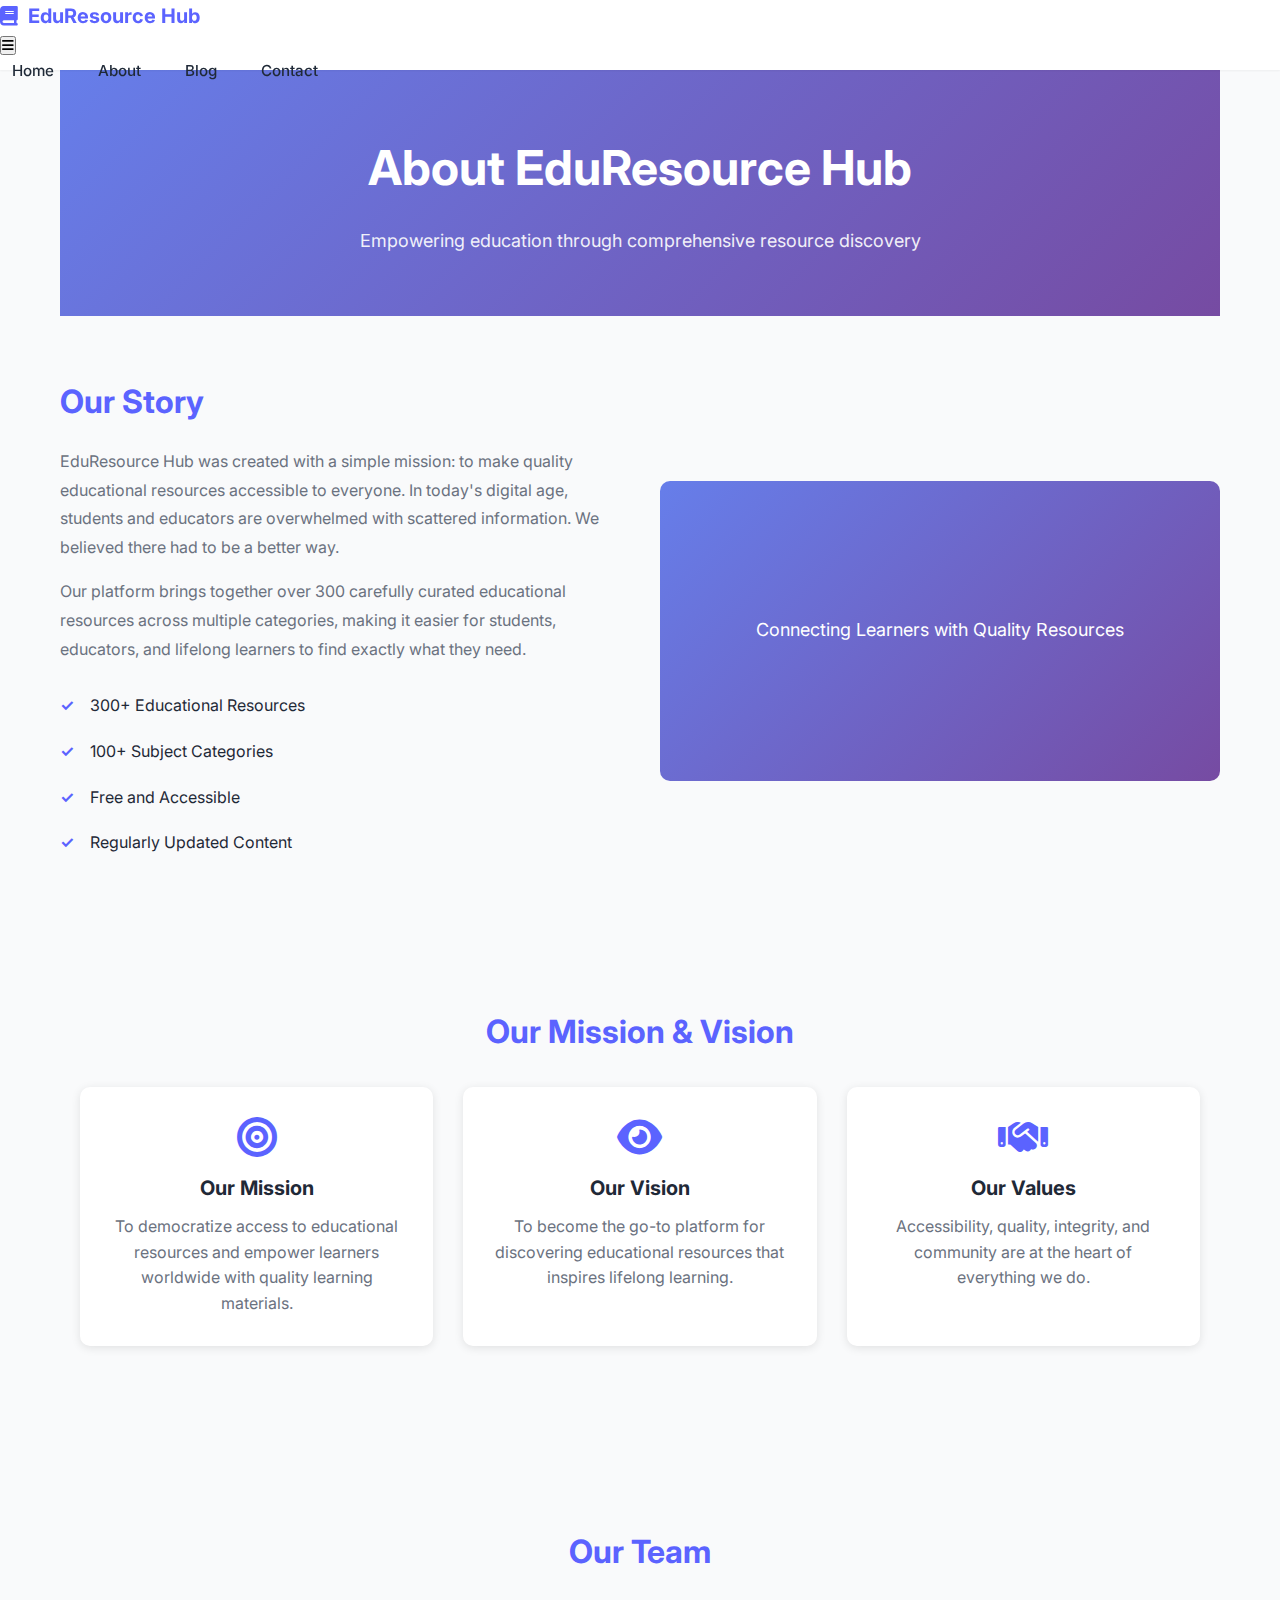
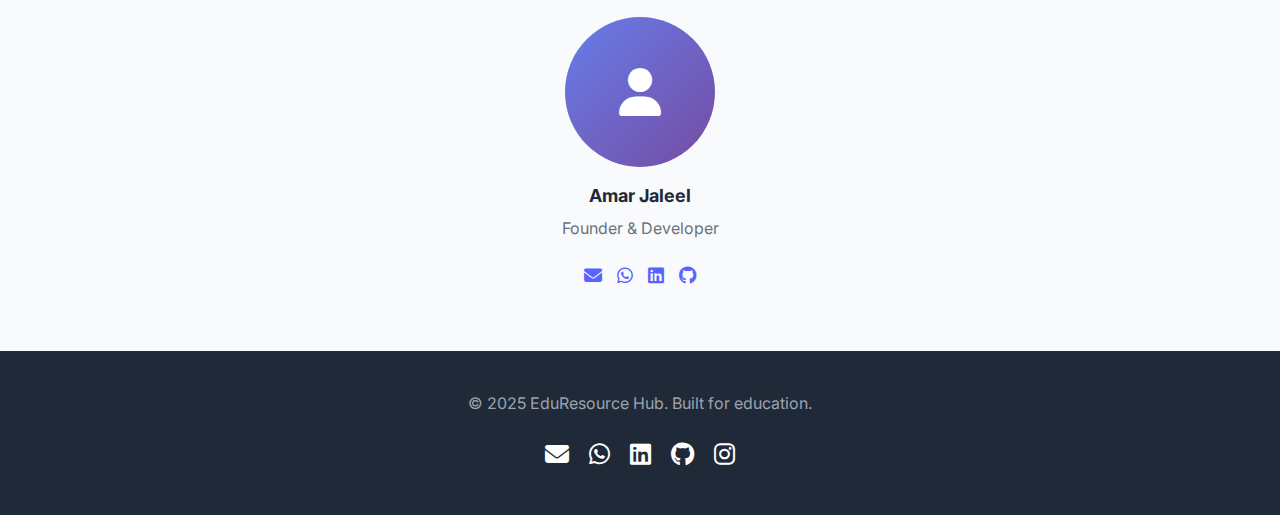
<file: docs/about.html>
<!DOCTYPE html>
<html lang="en">
<head>
    <meta charset="UTF-8">
    <meta name="viewport" content="width=device-width, initial-scale=1.0">
    <meta name="description" content="Learn about EduResource Hub - our mission to democratize access to quality educational resources for students and educators worldwide.">
    <meta name="keywords" content="about eduresource, education platform, free learning resources, educational mission">
    
    <!-- Open Graph / Facebook -->
    <meta property="og:type" content="website">
    <meta property="og:url" content="https://aurangzaib-b.github.io/EduResource_Hub/about.html">
    <meta property="og:title" content="About - EduResource Hub">
    <meta property="og:description" content="Learn about EduResource Hub - our mission to democratize access to quality educational resources for students and educators worldwide.">
    
    <!-- Twitter -->
    <meta property="twitter:card" content="summary">
    <meta property="twitter:url" content="https://aurangzaib-b.github.io/EduResource_Hub/about.html">
    <meta property="twitter:title" content="About - EduResource Hub">
    <meta property="twitter:description" content="Learn about EduResource Hub - our mission to democratize access to quality educational resources for students and educators worldwide.">
    
    <title>About - EduResource Hub</title>
    <link rel="stylesheet" href="styles.css">
    <link rel="stylesheet" href="pages.css">
    <link href="https://fonts.googleapis.com/css2?family=Inter:wght@300;400;500;600;700;800&display=swap" rel="stylesheet">
    <link href="https://cdnjs.cloudflare.com/ajax/libs/font-awesome/6.5.1/css/all.min.css" rel="stylesheet">
</head>
<body>
    <nav class="navbar">
        <div class="nav-logo">
            <i class="fas fa-book"></i>
            <span class="nav-logo-text">EduResource Hub</span>
        </div>
        <button class="nav-toggle" id="menuToggle"><i class="fas fa-bars"></i></button>
        <ul class="nav-menu" id="navMenu">
            <li><a href="index.html" class="nav-link">Home</a></li>
            <li><a href="about.html" class="nav-link">About</a></li>
            <li><a href="blog.html" class="nav-link">Blog</a></li>
            <li><a href="contact.html" class="nav-link">Contact</a></li>
        </ul>
    </nav>

    <div class="container">
        <div class="hero-section">
            <h1>About EduResource Hub</h1>
            <p>Empowering education through comprehensive resource discovery</p>
        </div>

        <div class="about-content">
            <div class="about-text">
                <h2>Our Story</h2>
                <p>EduResource Hub was created with a simple mission: to make quality educational resources accessible to everyone. In today's digital age, students and educators are overwhelmed with scattered information. We believed there had to be a better way.</p>
                <p>Our platform brings together over 300 carefully curated educational resources across multiple categories, making it easier for students, educators, and lifelong learners to find exactly what they need.</p>
                <ul class="about-features">
                    <li>300+ Educational Resources</li>
                    <li>100+ Subject Categories</li>
                    <li>Free and Accessible</li>
                    <li>Regularly Updated Content</li>
                </ul>
            </div>
            <div style="background: linear-gradient(135deg, #667eea 0%, #764ba2 100%); border-radius: 10px; height: 300px; display: flex; align-items: center; justify-content: center; color: white; font-size: 18px;">
                Connecting Learners with Quality Resources
            </div>
        </div>

        <div class="mission-section">
            <h2>Our Mission & Vision</h2>
            <div class="mission-grid">
                <div class="mission-card">
                    <i class="fas fa-bullseye"></i>
                    <h3>Our Mission</h3>
                    <p>To democratize access to educational resources and empower learners worldwide with quality learning materials.</p>
                </div>
                <div class="mission-card">
                    <i class="fas fa-eye"></i>
                    <h3>Our Vision</h3>
                    <p>To become the go-to platform for discovering educational resources that inspires lifelong learning.</p>
                </div>
                <div class="mission-card">
                    <i class="fas fa-handshake"></i>
                    <h3>Our Values</h3>
                    <p>Accessibility, quality, integrity, and community are at the heart of everything we do.</p>
                </div>
            </div>
        </div>

        <div class="team-section">
            <h2>Our Team</h2>
            <div class="team-grid">
                <div class="team-member">
                    <div style="width: 150px; height: 150px; background: linear-gradient(135deg, #667eea 0%, #764ba2 100%); border-radius: 50%; margin: 0 auto 15px; display: flex; align-items: center; justify-content: center; color: white; font-size: 48px;"><i class="fas fa-user"></i></div>
                    <h3>Amar Jaleel</h3>
                    <p>Founder & Developer</p>
                    <div class="social-links">
                        <a href="mailto:banbhanamarjalil@gmail.com" title="Email"><i class="fas fa-envelope"></i></a>
                        <a href="https://wa.me/923444432197" target="_blank" title="WhatsApp"><i class="fab fa-whatsapp"></i></a>
                        <a href="https://pk.linkedin.com/in/amarjaleel" target="_blank" title="LinkedIn"><i class="fab fa-linkedin"></i></a>
                        <a href="https://github.com/amarjaleelbanbhan" target="_blank" title="GitHub"><i class="fab fa-github"></i></a>
                    </div>
                </div>
            </div>
        </div>
    </div>

    <footer>
        <p>&copy; 2025 EduResource Hub. Built for education.</p>
        <div class="social-links">
            <a href="mailto:banbhanamarjalil@gmail.com" title="Email"><i class="fas fa-envelope"></i></a>
            <a href="https://wa.me/923444432197" target="_blank" title="WhatsApp"><i class="fab fa-whatsapp"></i></a>
            <a href="https://pk.linkedin.com/in/amarjaleel" target="_blank" title="LinkedIn"><i class="fab fa-linkedin"></i></a>
            <a href="https://github.com/amarjaleelbanbhan" target="_blank" title="GitHub"><i class="fab fa-github"></i></a>
            <a href="https://www.instagram.com/amarjaleel_/" target="_blank" title="Instagram"><i class="fab fa-instagram"></i></a>
        </div>
    </footer>

    <script>
        const menuToggle = document.getElementById('menuToggle');
        const navMenu = document.getElementById('navMenu');
        
        menuToggle.addEventListener('click', () => {
            navMenu.classList.toggle('active');
        });
        
        document.querySelectorAll('.nav-link').forEach(link => {
            link.addEventListener('click', () => {
                navMenu.classList.remove('active');
            });
        });
    </script>
</body>
</html>
</file>
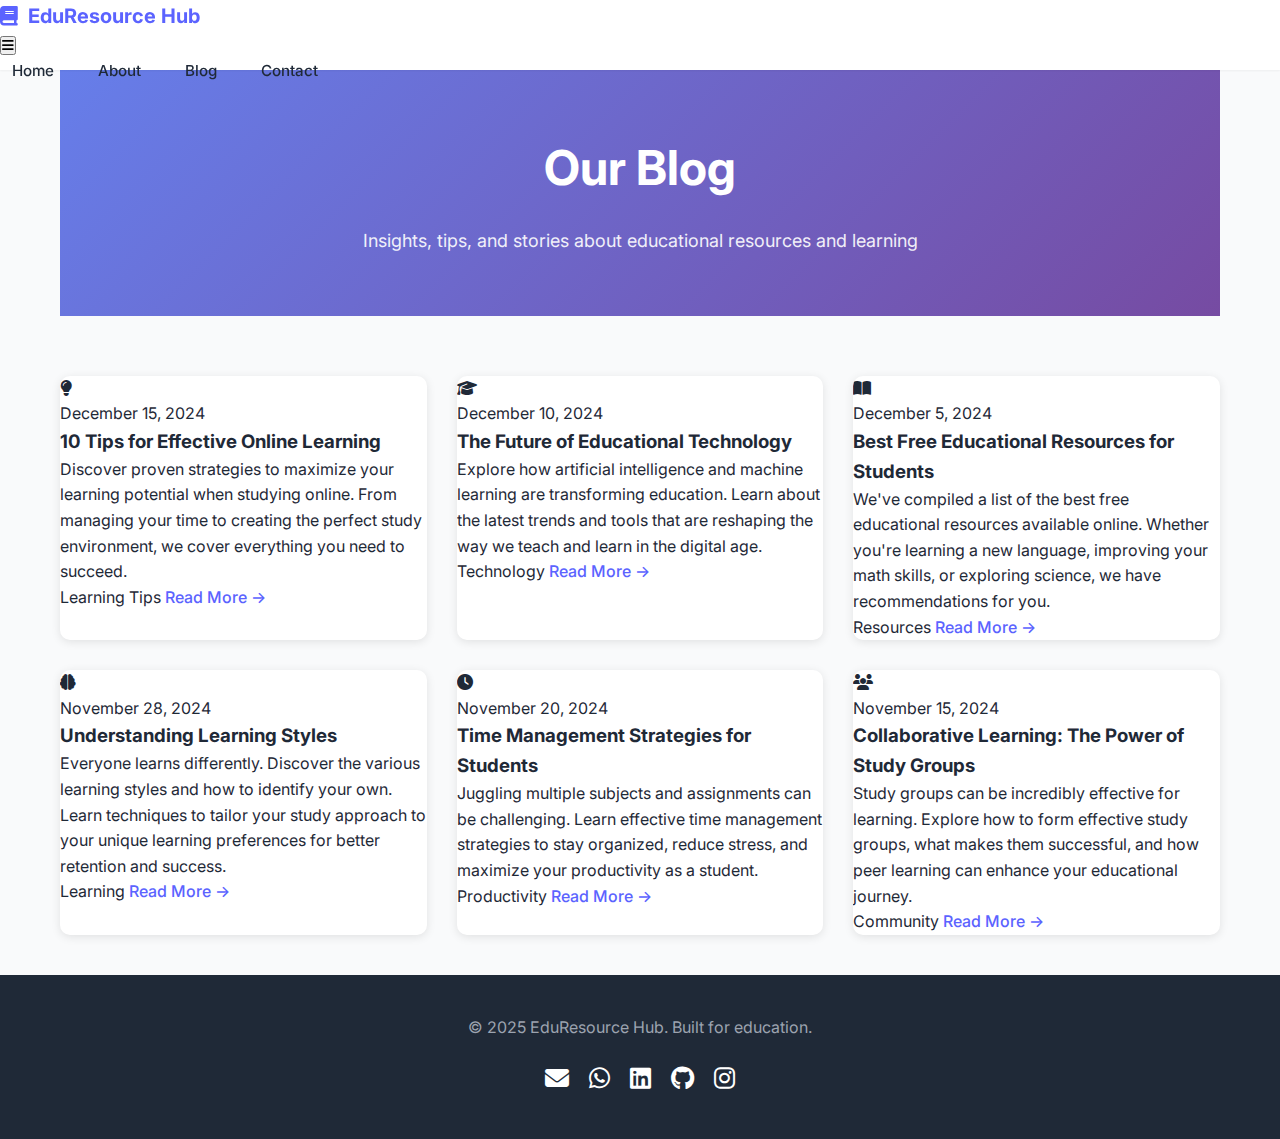
<file: docs/blog.html>
<!DOCTYPE html>
<html lang="en">
<head>
    <meta charset="UTF-8">
    <meta name="viewport" content="width=device-width, initial-scale=1.0">
    <meta name="description" content="Insights, tips, and stories about educational resources, online learning, and effective study strategies. Stay updated with the latest in EdTech.">
    <meta name="keywords" content="education blog, learning tips, study strategies, online learning, educational technology">
    
    <!-- Open Graph / Facebook -->
    <meta property="og:type" content="website">
    <meta property="og:url" content="https://aurangzaib-b.github.io/EduResource_Hub/blog.html">
    <meta property="og:title" content="Blog - EduResource Hub">
    <meta property="og:description" content="Insights, tips, and stories about educational resources, online learning, and effective study strategies.">
    
    <!-- Twitter -->
    <meta property="twitter:card" content="summary">
    <meta property="twitter:url" content="https://aurangzaib-b.github.io/EduResource_Hub/blog.html">
    <meta property="twitter:title" content="Blog - EduResource Hub">
    <meta property="twitter:description" content="Insights, tips, and stories about educational resources, online learning, and effective study strategies.">
    
    <title>Blog - EduResource Hub</title>
    <link rel="stylesheet" href="styles.css">
    <link rel="stylesheet" href="pages.css">
    <link href="https://fonts.googleapis.com/css2?family=Inter:wght@300;400;500;600;700;800&display=swap" rel="stylesheet">
    <link href="https://cdnjs.cloudflare.com/ajax/libs/font-awesome/6.5.1/css/all.min.css" rel="stylesheet">
</head>
<body>
    <nav class="navbar">
        <div class="nav-logo">
            <i class="fas fa-book"></i>
            <span class="nav-logo-text">EduResource Hub</span>
        </div>
        <button class="nav-toggle" id="menuToggle"><i class="fas fa-bars"></i></button>
        <ul class="nav-menu" id="navMenu">
            <li><a href="index.html" class="nav-link">Home</a></li>
            <li><a href="about.html" class="nav-link">About</a></li>
            <li><a href="blog.html" class="nav-link">Blog</a></li>
            <li><a href="contact.html" class="nav-link">Contact</a></li>
        </ul>
    </nav>

    <div class="container">
        <div class="hero-section">
            <h1>Our Blog</h1>
            <p>Insights, tips, and stories about educational resources and learning</p>
        </div>

        <div class="blog-grid">
            <div class="blog-card">
                <div class="blog-card-header"><i class="fas fa-lightbulb"></i></div>
                <div class="blog-card-content">
                    <div class="blog-card-date">December 15, 2024</div>
                    <h3>10 Tips for Effective Online Learning</h3>
                    <p>Discover proven strategies to maximize your learning potential when studying online. From managing your time to creating the perfect study environment, we cover everything you need to succeed.</p>
                    <div class="blog-card-footer">
                        <span class="category-tag">Learning Tips</span>
                        <a href="#" class="read-more">Read More →</a>
                    </div>
                </div>
            </div>

            <div class="blog-card">
                <div class="blog-card-header"><i class="fas fa-graduation-cap"></i></div>
                <div class="blog-card-content">
                    <div class="blog-card-date">December 10, 2024</div>
                    <h3>The Future of Educational Technology</h3>
                    <p>Explore how artificial intelligence and machine learning are transforming education. Learn about the latest trends and tools that are reshaping the way we teach and learn in the digital age.</p>
                    <div class="blog-card-footer">
                        <span class="category-tag">Technology</span>
                        <a href="#" class="read-more">Read More →</a>
                    </div>
                </div>
            </div>

            <div class="blog-card">
                <div class="blog-card-header"><i class="fas fa-book-open"></i></div>
                <div class="blog-card-content">
                    <div class="blog-card-date">December 5, 2024</div>
                    <h3>Best Free Educational Resources for Students</h3>
                    <p>We've compiled a list of the best free educational resources available online. Whether you're learning a new language, improving your math skills, or exploring science, we have recommendations for you.</p>
                    <div class="blog-card-footer">
                        <span class="category-tag">Resources</span>
                        <a href="#" class="read-more">Read More →</a>
                    </div>
                </div>
            </div>

            <div class="blog-card">
                <div class="blog-card-header"><i class="fas fa-brain"></i></div>
                <div class="blog-card-content">
                    <div class="blog-card-date">November 28, 2024</div>
                    <h3>Understanding Learning Styles</h3>
                    <p>Everyone learns differently. Discover the various learning styles and how to identify your own. Learn techniques to tailor your study approach to your unique learning preferences for better retention and success.</p>
                    <div class="blog-card-footer">
                        <span class="category-tag">Learning</span>
                        <a href="#" class="read-more">Read More →</a>
                    </div>
                </div>
            </div>

            <div class="blog-card">
                <div class="blog-card-header"><i class="fas fa-clock"></i></div>
                <div class="blog-card-content">
                    <div class="blog-card-date">November 20, 2024</div>
                    <h3>Time Management Strategies for Students</h3>
                    <p>Juggling multiple subjects and assignments can be challenging. Learn effective time management strategies to stay organized, reduce stress, and maximize your productivity as a student.</p>
                    <div class="blog-card-footer">
                        <span class="category-tag">Productivity</span>
                        <a href="#" class="read-more">Read More →</a>
                    </div>
                </div>
            </div>

            <div class="blog-card">
                <div class="blog-card-header"><i class="fas fa-users"></i></div>
                <div class="blog-card-content">
                    <div class="blog-card-date">November 15, 2024</div>
                    <h3>Collaborative Learning: The Power of Study Groups</h3>
                    <p>Study groups can be incredibly effective for learning. Explore how to form effective study groups, what makes them successful, and how peer learning can enhance your educational journey.</p>
                    <div class="blog-card-footer">
                        <span class="category-tag">Community</span>
                        <a href="#" class="read-more">Read More →</a>
                    </div>
                </div>
            </div>
        </div>
    </div>

    <footer>
        <p>&copy; 2025 EduResource Hub. Built for education.</p>
        <div class="social-links">
            <a href="mailto:banbhanamarjalil@gmail.com" title="Email"><i class="fas fa-envelope"></i></a>
            <a href="https://wa.me/923444432197" target="_blank" title="WhatsApp"><i class="fab fa-whatsapp"></i></a>
            <a href="https://pk.linkedin.com/in/amarjaleel" target="_blank" title="LinkedIn"><i class="fab fa-linkedin"></i></a>
            <a href="https://github.com/amarjaleelbanbhan" target="_blank" title="GitHub"><i class="fab fa-github"></i></a>
            <a href="https://www.instagram.com/amarjaleel_/" target="_blank" title="Instagram"><i class="fab fa-instagram"></i></a>
        </div>
    </footer>

    <script>
        const menuToggle = document.getElementById('menuToggle');
        const navMenu = document.getElementById('navMenu');
        
        menuToggle.addEventListener('click', () => {
            navMenu.classList.toggle('active');
        });
        
        document.querySelectorAll('.nav-link').forEach(link => {
            link.addEventListener('click', () => {
                navMenu.classList.remove('active');
            });
        });
    </script>
</body>
</html>
</file>
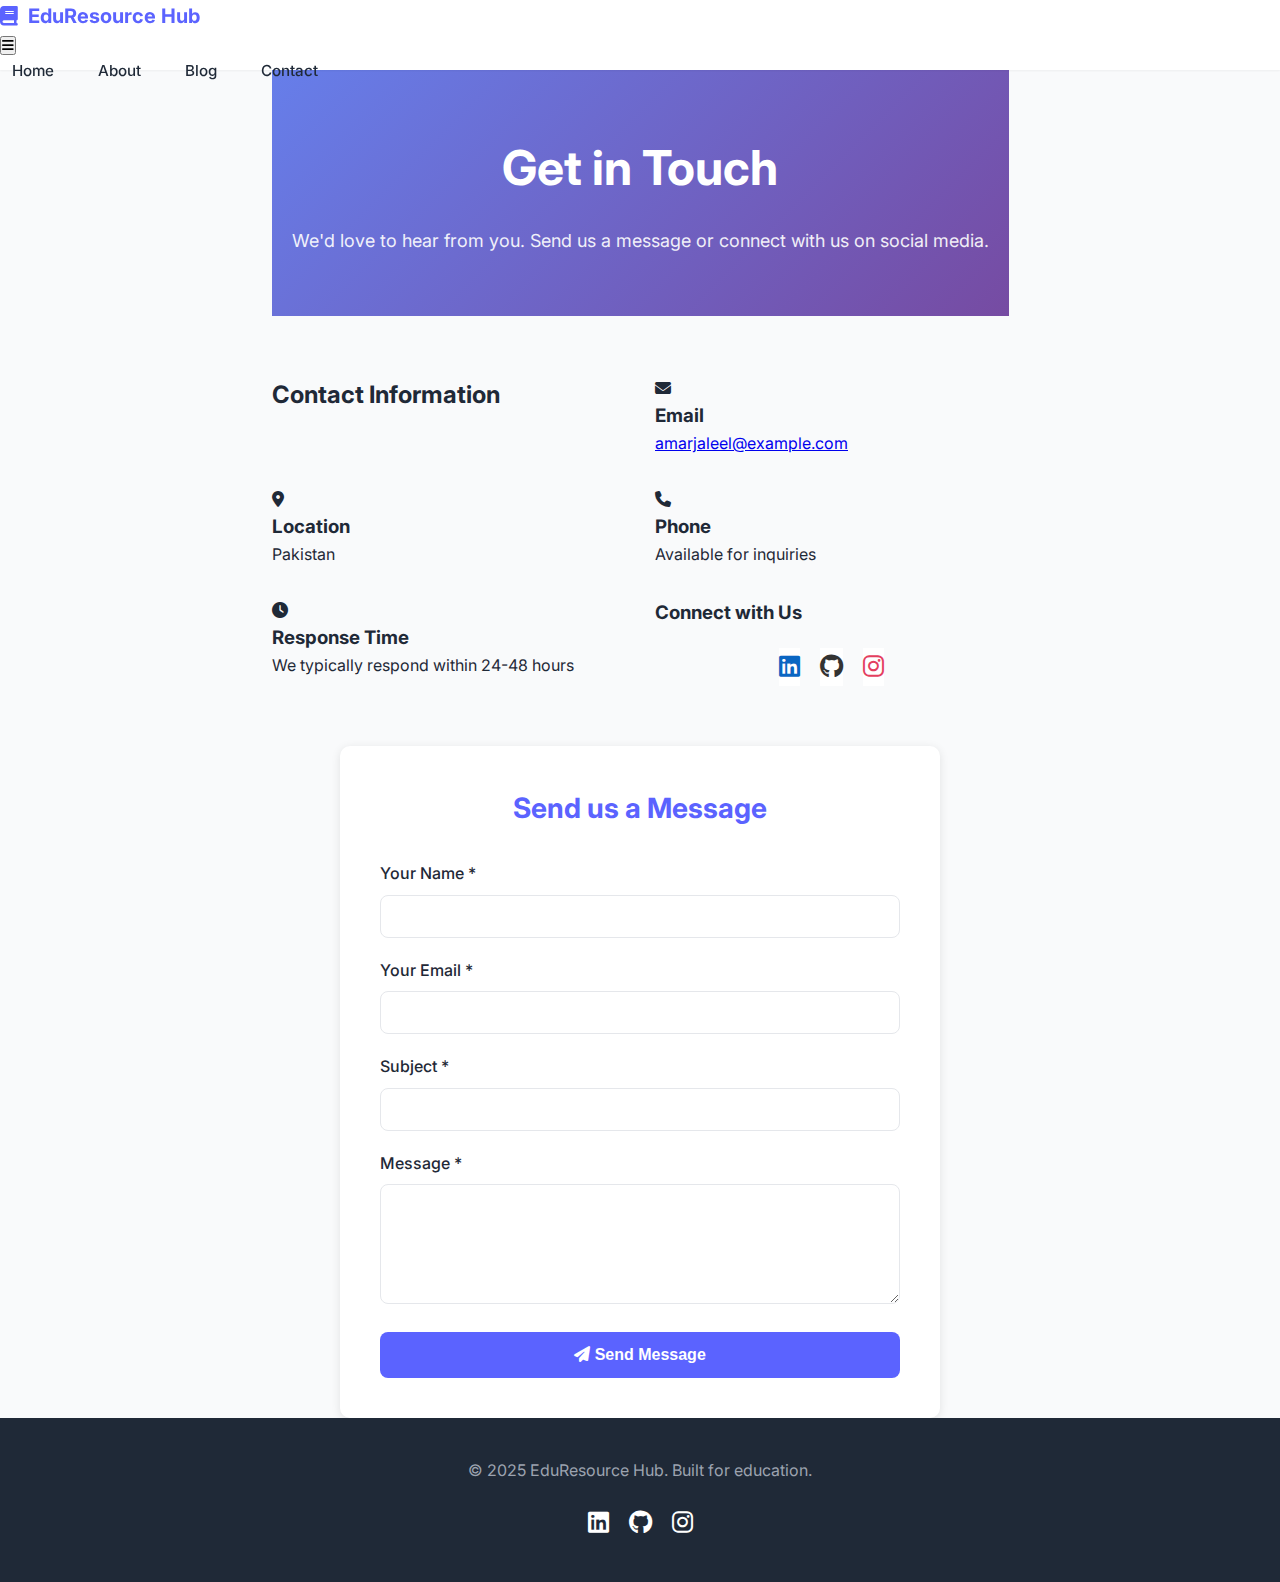
<file: docs/contact.html>
<!DOCTYPE html>
<html lang="en">
<head>
    <meta charset="UTF-8">
    <meta name="viewport" content="width=device-width, initial-scale=1.0">
    <meta name="description" content="Get in touch with EduResource Hub. Contact us for questions, suggestions, or resource submissions.">
    <meta name="keywords" content="contact, email, support, educational resources, questions">
    
    <!-- Open Graph / Facebook -->
    <meta property="og:type" content="website">
    <meta property="og:url" content="https://aurangzaib-b.github.io/EduResource_Hub/contact.html">
    <meta property="og:title" content="Contact - EduResource Hub">
    <meta property="og:description" content="Get in touch with EduResource Hub. Contact us for questions, suggestions, or resource submissions.">
    
    <!-- Twitter -->
    <meta property="twitter:card" content="summary">
    <meta property="twitter:url" content="https://aurangzaib-b.github.io/EduResource_Hub/contact.html">
    <meta property="twitter:title" content="Contact - EduResource Hub">
    <meta property="twitter:description" content="Get in touch with EduResource Hub. Contact us for questions, suggestions, or resource submissions.">
    
    <title>Contact - EduResource Hub</title>
    <link rel="stylesheet" href="styles.css">
    <link rel="stylesheet" href="pages.css">
    <link href="https://fonts.googleapis.com/css2?family=Inter:wght@300;400;500;600;700;800&display=swap" rel="stylesheet">
    <link href="https://cdnjs.cloudflare.com/ajax/libs/font-awesome/6.5.1/css/all.min.css" rel="stylesheet">
</head>
<body>
    <nav class="navbar">
        <div class="nav-logo">
            <i class="fas fa-book"></i>
            <span class="nav-logo-text">EduResource Hub</span>
        </div>
        <button class="nav-toggle" id="menuToggle"><i class="fas fa-bars"></i></button>
        <ul class="nav-menu" id="navMenu">
            <li><a href="index.html" class="nav-link">Home</a></li>
            <li><a href="about.html" class="nav-link">About</a></li>
            <li><a href="blog.html" class="nav-link">Blog</a></li>
            <li><a href="contact.html" class="nav-link">Contact</a></li>
        </ul>
    </nav>

    <div class="container">
        <div class="hero-section">
            <h1>Get in Touch</h1>
            <p>We'd love to hear from you. Send us a message or connect with us on social media.</p>
        </div>

        <div class="contact-content">
            <div class="contact-info">
                <h2>Contact Information</h2>
                
                <div class="info-item">
                    <div class="info-icon"><i class="fas fa-envelope"></i></div>
                    <div class="info-content">
                        <h3>Email</h3>
                        <p><a href="mailto:amarjaleel@example.com">amarjaleel@example.com</a></p>
                    </div>
                </div>

                <div class="info-item">
                    <div class="info-icon"><i class="fas fa-map-marker-alt"></i></div>
                    <div class="info-content">
                        <h3>Location</h3>
                        <p>Pakistan</p>
                    </div>
                </div>

                <div class="info-item">
                    <div class="info-icon"><i class="fas fa-phone"></i></div>
                    <div class="info-content">
                        <h3>Phone</h3>
                        <p>Available for inquiries</p>
                    </div>
                </div>

                <div class="info-item">
                    <div class="info-icon"><i class="fas fa-clock"></i></div>
                    <div class="info-content">
                        <h3>Response Time</h3>
                        <p>We typically respond within 24-48 hours</p>
                    </div>
                </div>

                <div class="social-section">
                    <h3>Connect with Us</h3>
                    <div class="social-links">
                        <a href="https://pk.linkedin.com/in/amarjaleel" target="_blank" title="LinkedIn" style="background-color: white; color: #0A66C2;"><i class="fab fa-linkedin"></i></a>
                        <a href="https://github.com/amarjaleelbanbhan" target="_blank" title="GitHub" style="background-color: white; color: #333;"><i class="fab fa-github"></i></a>
                        <a href="https://www.instagram.com/amarjaleel_/" target="_blank" title="Instagram" style="background-color: white; color: #E4405F;"><i class="fab fa-instagram"></i></a>
                    </div>
                </div>
            </div>

            <div class="contact-form">
                <h2>Send us a Message</h2>
                <form>
                    <div class="form-group">
                        <label for="name">Your Name *</label>
                        <input type="text" id="name" name="name" required>
                    </div>

                    <div class="form-group">
                        <label for="email">Your Email *</label>
                        <input type="email" id="email" name="email" required>
                    </div>

                    <div class="form-group">
                        <label for="subject">Subject *</label>
                        <input type="text" id="subject" name="subject" required>
                    </div>

                    <div class="form-group">
                        <label for="message">Message *</label>
                        <textarea id="message" name="message" required></textarea>
                    </div>

                    <button type="submit" class="submit-btn"><i class="fas fa-paper-plane"></i> Send Message</button>
                </form>
            </div>
        </div>
    </div>

    <footer>
        <p>&copy; 2025 EduResource Hub. Built for education.</p>
        <div class="social-links">
            <a href="https://pk.linkedin.com/in/amarjaleel" target="_blank" title="LinkedIn"><i class="fab fa-linkedin"></i></a>
            <a href="https://github.com/amarjaleelbanbhan" target="_blank" title="GitHub"><i class="fab fa-github"></i></a>
            <a href="https://www.instagram.com/amarjaleel_/" target="_blank" title="Instagram"><i class="fab fa-instagram"></i></a>
        </div>
    </footer>

    <script>
        const menuToggle = document.getElementById('menuToggle');
        const navMenu = document.getElementById('navMenu');
        
        menuToggle.addEventListener('click', () => {
            navMenu.classList.toggle('active');
        });
        
        document.querySelectorAll('.nav-link').forEach(link => {
            link.addEventListener('click', () => {
                navMenu.classList.remove('active');
            });
        });
    </script>
</body>
</html>
</file>
<file: styles.css>
/* =========================================
   EduResource Hub - Main Stylesheet
   ========================================= */

:root {
    --primary: #5B63FF;
    --primary-dark: #4046b8;
    --secondary: #0073e6;
    --dark: #1F2937;
    --light: #6B7280;
    --bg-light: #F9FAFB;
    --white: #FFFFFF;
    --border: #E5E7EB;
    --shadow-sm: 0 1px 2px rgba(0,0,0,0.05);
    --shadow-md: 0 4px 6px -1px rgba(0,0,0,0.1);
    --shadow-lg: 0 10px 15px -3px rgba(0,0,0,0.1);
}

* { margin: 0; padding: 0; box-sizing: border-box; }

body {
    font-family: 'Inter', -apple-system, BlinkMacSystemFont, sans-serif;
    color: var(--dark);
    background-color: var(--bg-light);
    line-height: 1.6;
    display: flex;
    flex-direction: column;
    min-height: 100vh;
}

/* --- Navigation --- */
.navbar {
    background: var(--white);
    box-shadow: var(--shadow-sm);
    position: sticky;
    top: 0;
    z-index: 1000;
    height: 70px;
}

.nav-container {
    max-width: 1200px;
    margin: 0 auto;
    padding: 0 20px;
    height: 100%;
    display: flex;
    justify-content: space-between;
    align-items: center;
}

.nav-logo {
    display: flex;
    align-items: center;
    gap: 10px;
    font-size: 1.25rem;
    font-weight: 700;
    color: var(--primary);
    text-decoration: none;
}

.nav-menu {
    display: flex;
    gap: 20px;
    list-style: none;
    align-items: center;
}

.nav-link {
    text-decoration: none;
    color: var(--dark);
    font-weight: 500;
    font-size: 0.95rem;
    transition: color 0.2s;
    padding: 8px 12px;
    border-radius: 6px;
}

.nav-link:hover, .nav-link.active {
    color: var(--primary);
    background-color: #EEF2FF;
}

.menu-toggle {
    display: none;
    background: none;
    border: none;
    font-size: 1.5rem;
    color: var(--dark);
    cursor: pointer;
}

/* --- Hero Section --- */
.hero {
    background: linear-gradient(135deg, var(--primary) 0%, #7B68FF 100%);
    color: white;
    padding: 100px 20px;
    text-align: center;
}

.hero-title {
    font-size: 2.5rem;
    font-weight: 800;
    margin-bottom: 1rem;
    line-height: 1.2;
}

.hero-subtitle {
    font-size: 1.1rem;
    margin-bottom: 2.5rem;
    opacity: 0.9;
    max-width: 600px;
    margin-left: auto;
    margin-right: auto;
}

/* Stats in Hero */
.hero-stats {
    display: flex;
    justify-content: center;
    gap: 40px;
    margin-bottom: 40px;
}

.stat-number { font-size: 2rem; font-weight: 700; display: block; }
.stat-label { font-size: 0.9rem; opacity: 0.8; }

/* Search Bar */
.search-container {
    max-width: 500px;
    margin: 0 auto;
    position: relative;
}

.search-container input {
    width: 100%;
    padding: 16px 20px 16px 45px;
    border: none;
    border-radius: 50px;
    font-size: 1rem;
    box-shadow: 0 4px 20px rgba(0,0,0,0.15);
    outline: none;
    transition: transform 0.2s;
}

.search-container input:focus {
    transform: scale(1.02);
}

.search-icon {
    position: absolute;
    left: 20px;
    top: 50%;
    transform: translateY(-50%);
    color: #9CA3AF;
}

/* --- Main Content --- */
main { flex: 1; }

.container {
    max-width: 1200px;
    margin: 0 auto;
    padding: 0 20px;
}

.resources-section { padding: 40px 0; }

/* Filters */
.filters {
    background: var(--white);
    padding: 20px;
    border-radius: 12px;
    box-shadow: var(--shadow-sm);
    margin-bottom: 30px;
    display: flex;
    gap: 20px;
    flex-wrap: wrap;
    align-items: flex-end;
    border: 1px solid var(--border);
}

.filter-group {
    display: flex;
    flex-direction: column;
    gap: 8px;
    flex: 1;
    min-width: 200px;
}

.filter-group label {
    font-weight: 600;
    font-size: 0.9rem;
    color: var(--dark);
}

.filter-group select {
    padding: 10px;
    border: 1px solid var(--border);
    border-radius: 8px;
    background-color: var(--white);
    font-family: inherit;
    cursor: pointer;
}

.clear-btn {
    padding: 10px 20px;
    background-color: #EF4444;
    color: white;
    border: none;
    border-radius: 8px;
    font-weight: 600;
    cursor: pointer;
    transition: background 0.2s;
    height: 42px;
    display: flex;
    align-items: center;
    gap: 8px;
}

.clear-btn:hover { background-color: #DC2626; }

/* Resource Grid */
.resources-grid {
    display: grid;
    grid-template-columns: repeat(auto-fill, minmax(320px, 1fr));
    gap: 25px;
}

/* Resource Card UI/UX Fixes */
.resource-card {
    background: var(--white);
    border: 1px solid var(--border);
    border-radius: 12px;
    padding: 24px;
    transition: all 0.3s cubic-bezier(0.4, 0, 0.2, 1);
    display: flex;
    flex-direction: column;
    height: 100%;
    position: relative;
    top: 0;
}

.resource-card:hover {
    box-shadow: var(--shadow-lg);
    border-color: var(--primary);
    top: -4px;
}

.resource-header { margin-bottom: 12px; }

.resource-title {
    font-size: 1.25rem;
    font-weight: 700;
    line-height: 1.4;
}

.resource-title a {
    text-decoration: none;
    color: var(--dark);
}

.resource-title a:hover { color: var(--primary); }

.resource-tags {
    display: flex;
    gap: 8px;
    flex-wrap: wrap;
    margin-bottom: 16px;
}

.tag {
    font-size: 0.75rem;
    font-weight: 600;
    padding: 4px 10px;
    border-radius: 20px;
    text-transform: uppercase;
    letter-spacing: 0.5px;
}

.tag-cat { background: #EEF2FF; color: var(--primary); }
.tag-type { background: #ECFDF5; color: #059669; }
.tag-access { background: #FFFBEB; color: #D97706; }

.resource-desc {
    color: var(--light);
    font-size: 0.95rem;
    margin-bottom: 16px;
    flex-grow: 1; /* Pushes footer down */
}

.resource-why {
    background: #F3F4F6;
    padding: 12px;
    border-radius: 8px;
    font-size: 0.85rem;
    color: var(--dark);
    margin-bottom: 20px;
    border-left: 3px solid var(--primary);
}

.resource-footer {
    margin-top: auto;
    border-top: 1px solid var(--border);
    padding-top: 16px;
}

.visit-btn {
    display: inline-flex;
    align-items: center;
    gap: 6px;
    color: var(--primary);
    font-weight: 600;
    text-decoration: none;
    font-size: 0.95rem;
    transition: gap 0.2s;
}

.visit-btn:hover { gap: 10px; }

/* Profile Section */
.profile-section {
    background: var(--white);
    margin: 60px auto;
    padding: 40px;
    border-radius: 16px;
    text-align: center;
    max-width: 800px;
    box-shadow: var(--shadow-sm);
    border: 1px solid var(--border);
}

.profile-links {
    display: flex;
    justify-content: center;
    gap: 15px;
    margin-top: 25px;
    flex-wrap: wrap;
}

.link-box {
    display: inline-flex;
    align-items: center;
    gap: 8px;
    padding: 10px 20px;
    border-radius: 50px;
    text-decoration: none;
    color: white;
    font-weight: 500;
    font-size: 0.9rem;
    transition: transform 0.2s;
}

.link-box:hover { transform: translateY(-2px); }
.link-linkedin { background: #0077b5; }
.link-github { background: #333; }
.link-insta { background: linear-gradient(45deg, #f09433 0%,#e6683c 25%,#dc2743 50%,#cc2366 75%,#bc1888 100%); }

/* Footer */
footer {
    background: var(--dark);
    color: #9CA3AF;
    padding: 40px 20px;
    text-align: center;
    margin-top: auto;
}

.social-links {
    display: flex;
    justify-content: center;
    gap: 20px;
    margin-top: 20px;
}

.social-links a {
    color: white;
    font-size: 1.5rem;
    transition: color 0.2s;
}

.social-links a:hover { color: var(--primary); }

/* Loading State */
#loading {
    text-align: center;
    padding: 40px;
    font-size: 1.2rem;
    color: var(--light);
}

.no-results {
    text-align: center;
    padding: 40px;
    background: var(--white);
    border-radius: 12px;
    border: 1px dashed var(--border);
}

/* Mobile Responsiveness */
@media (max-width: 768px) {
    .nav-menu {
        position: absolute;
        top: 70px;
        left: 0;
        width: 100%;
        background: var(--white);
        flex-direction: column;
        padding: 20px;
        box-shadow: var(--shadow-md);
        display: none; /* Hidden by default */
    }

    .nav-menu.active { display: flex; }
    
    .menu-toggle { display: block; }
    
    .hero-title { font-size: 2rem; }
    .hero-stats { flex-direction: column; gap: 20px; }
    
    .filters { flex-direction: column; align-items: stretch; }
    
    .resources-grid { grid-template-columns: 1fr; }
}
</file>
<file: pages.css>
/* =========================================
   Additional Styles for About, Blog, Contact Pages
   ========================================= */

/* Container for Pages */
.container {
    max-width: 900px;
    margin: 0 auto;
    padding: 0 20px;
}

/* Hero Section for Pages */
.hero-section {
    padding: 60px 20px;
    text-align: center;
    background: linear-gradient(135deg, var(--primary) 0%, #764ba2 100%);
    color: white;
    margin-bottom: 60px;
}

.hero-section h1 {
    font-size: 3rem;
    margin-bottom: 16px;
    font-weight: 800;
}

.hero-section p {
    font-size: 1.125rem;
    opacity: 0.9;
}

/* About Page Styles */
.about-content {
    display: grid;
    grid-template-columns: 1fr 1fr;
    gap: 40px;
    margin-bottom: 60px;
    align-items: center;
}

.about-text h2 {
    font-size: 2rem;
    margin-bottom: 16px;
    color: var(--primary);
}

.about-text p {
    margin-bottom: 16px;
    line-height: 1.8;
    color: var(--light);
    font-size: 1rem;
}

.about-features {
    list-style: none;
    margin: 20px 0;
}

.about-features li {
    padding: 12px 0;
    padding-left: 30px;
    position: relative;
    color: var(--dark);
}

.about-features li:before {
    content: "✓";
    position: absolute;
    left: 0;
    color: var(--primary);
    font-weight: bold;
}

.mission-section {
    background-color: var(--bg-light);
    padding: 60px 20px;
    border-radius: 12px;
    margin-bottom: 60px;
    border: 1px solid var(--border);
}

.mission-section h2 {
    font-size: 2rem;
    margin-bottom: 30px;
    text-align: center;
    color: var(--primary);
}

.mission-grid {
    display: grid;
    grid-template-columns: repeat(auto-fit, minmax(250px, 1fr));
    gap: 30px;
}

.mission-card {
    background-color: var(--white);
    padding: 30px;
    border-radius: 12px;
    text-align: center;
    box-shadow: var(--shadow-sm);
    border: 1px solid var(--border);
    transition: all 0.3s;
}

.mission-card:hover {
    box-shadow: var(--shadow-md);
    transform: translateY(-4px);
}

.mission-card i {
    font-size: 2.5rem;
    color: var(--primary);
    margin-bottom: 16px;
}

.mission-card h3 {
    font-size: 1.25rem;
    margin-bottom: 12px;
    color: var(--dark);
}

.mission-card p {
    color: var(--light);
    line-height: 1.6;
}

/* Team Section */
.team-section {
    padding: 60px 20px;
}

.team-section h2 {
    font-size: 2rem;
    margin-bottom: 40px;
    text-align: center;
    color: var(--primary);
}

.team-grid {
    display: grid;
    grid-template-columns: repeat(auto-fit, minmax(200px, 1fr));
    gap: 30px;
}

.team-member {
    text-align: center;
}

.team-member h3 {
    font-size: 1.125rem;
    margin: 16px 0 8px;
    color: var(--dark);
}

.team-member p {
    color: var(--light);
    margin-bottom: 16px;
}

.team-member .social-links {
    display: flex;
    justify-content: center;
    gap: 16px;
}

.team-member a {
    color: var(--primary);
    text-decoration: none;
    font-size: 1.125rem;
    transition: transform 0.2s;
}

.team-member a:hover {
    transform: scale(1.2);
}

/* Blog Page Styles */
.blog-grid {
    display: grid;
    grid-template-columns: repeat(auto-fit, minmax(300px, 1fr));
    gap: 30px;
    margin-bottom: 40px;
}

.blog-card {
    background-color: var(--white);
    border-radius: 12px;
    overflow: hidden;
    box-shadow: var(--shadow-sm);
    border: 1px solid var(--border);
    transition: all 0.3s;
    display: flex;
    flex-direction: column;
}

.blog-card:hover {
    transform: translateY(-4px);
    box-shadow: var(--shadow-md);
}

.blog-card-header {
    background: linear-gradient(135deg, var(--primary) 0%, #764ba2 100%);
    padding: 40px;
    text-align: center;
    color: white;
}

.blog-card-header i {
    font-size: 3rem;
}

.blog-card-content {
    padding: 24px;
    flex: 1;
    display: flex;
    flex-direction: column;
}

.blog-card-date {
    color: var(--light);
    font-size: 0.875rem;
    margin-bottom: 12px;
}

.blog-card-content h3 {
    font-size: 1.25rem;
    margin-bottom: 12px;
    color: var(--dark);
    line-height: 1.4;
}

.blog-card-content p {
    color: var(--light);
    line-height: 1.6;
    margin-bottom: 16px;
    flex: 1;
}

.blog-card-footer {
    display: flex;
    justify-content: space-between;
    align-items: center;
    margin-top: auto;
    padding-top: 16px;
    border-top: 1px solid var(--border);
}

.category-tag {
    display: inline-block;
    padding: 4px 12px;
    background-color: #EEF2FF;
    color: var(--primary);
    border-radius: 20px;
    font-size: 0.75rem;
    font-weight: 600;
    text-transform: uppercase;
}

[data-theme="dark"] .category-tag {
    background-color: var(--border);
    color: var(--primary);
}

.read-more {
    color: var(--primary);
    text-decoration: none;
    font-weight: 600;
    transition: gap 0.2s;
    display: inline-flex;
    align-items: center;
    gap: 6px;
}

.read-more:hover {
    gap: 10px;
}

/* Contact Page Styles */
.contact-content {
    display: grid;
    grid-template-columns: 1fr 1fr;
    gap: 40px;
    margin-bottom: 60px;
}

.contact-info h2 {
    font-size: 2rem;
    margin-bottom: 30px;
    color: var(--primary);
}

.info-item {
    display: flex;
    gap: 20px;
    align-items: flex-start;
    margin-bottom: 24px;
    padding: 20px;
    background-color: var(--white);
    border-radius: 12px;
    box-shadow: var(--shadow-sm);
    border: 1px solid var(--border);
    transition: all 0.3s;
}

.info-item:hover {
    box-shadow: var(--shadow-md);
    transform: translateY(-2px);
}

.info-icon {
    width: 50px;
    height: 50px;
    background: linear-gradient(135deg, var(--primary) 0%, #764ba2 100%);
    border-radius: 50%;
    display: flex;
    align-items: center;
    justify-content: center;
    color: white;
    font-size: 1.25rem;
    flex-shrink: 0;
}

.info-content {
    flex: 1;
}

.info-content h3 {
    font-size: 1.125rem;
    margin-bottom: 8px;
    color: var(--dark);
}

.info-content p {
    color: var(--light);
    margin: 0;
}

.info-content a {
    color: var(--primary);
    text-decoration: none;
    font-weight: 500;
}

.info-content a:hover {
    text-decoration: underline;
}

.social-section {
    margin-top: 30px;
}

.social-section h3 {
    font-size: 1.125rem;
    margin-bottom: 16px;
    color: var(--dark);
}

.social-section .social-links {
    display: flex;
    gap: 16px;
    flex-wrap: wrap;
}

.social-section .social-links a {
    width: 50px;
    height: 50px;
    display: flex;
    align-items: center;
    justify-content: center;
    border-radius: 50%;
    transition: transform 0.2s;
    font-size: 1.25rem;
}

.social-section .social-links a:hover {
    transform: scale(1.1);
}

.contact-form {
    background-color: var(--white);
    padding: 40px;
    border-radius: 12px;
    box-shadow: var(--shadow-sm);
    border: 1px solid var(--border);
}

.contact-form h2 {
    font-size: 1.75rem;
    margin-bottom: 30px;
    text-align: center;
    color: var(--primary);
}

.form-group {
    margin-bottom: 20px;
}

.form-group label {
    display: block;
    margin-bottom: 8px;
    font-weight: 500;
    color: var(--dark);
}

.form-group input,
.form-group textarea {
    width: 100%;
    padding: 12px;
    border: 1px solid var(--border);
    border-radius: 8px;
    font-family: inherit;
    font-size: 0.9375rem;
    background-color: var(--white);
    color: var(--dark);
    transition: border-color 0.2s;
}

.form-group textarea {
    resize: vertical;
    min-height: 120px;
}

.form-group input:focus,
.form-group textarea:focus {
    outline: none;
    border-color: var(--primary);
}

.submit-btn {
    width: 100%;
    padding: 14px;
    background-color: var(--primary);
    color: white;
    border: none;
    border-radius: 8px;
    font-size: 1rem;
    font-weight: 600;
    cursor: pointer;
    transition: background-color 0.2s;
    display: inline-flex;
    align-items: center;
    justify-content: center;
    gap: 8px;
}

.submit-btn:hover {
    background-color: var(--primary-dark);
}

/* Responsive Adjustments for Pages */
@media (max-width: 768px) {
    .hero-section {
        padding: 40px 20px;
    }
    
    .hero-section h1 {
        font-size: 2rem;
    }
    
    .hero-section p {
        font-size: 1rem;
    }
    
    .about-content {
        grid-template-columns: 1fr;
    }
    
    .about-text h2 {
        font-size: 1.5rem;
    }
    
    .mission-grid {
        grid-template-columns: 1fr;
    }
    
    .team-grid {
        grid-template-columns: repeat(auto-fit, minmax(150px, 1fr));
    }
    
    .blog-grid {
        grid-template-columns: 1fr;
    }
    
    .contact-content {
        grid-template-columns: 1fr;
    }
    
    .contact-form {
        padding: 30px 20px;
    }
}
</file>
<file: docs/styles.css>
/* =========================================
   EduResource Hub - Main Stylesheet
   ========================================= */

:root {
    --primary: #5B63FF;
    --primary-dark: #4046b8;
    --secondary: #0073e6;
    --dark: #1F2937;
    --light: #6B7280;
    --bg-light: #F9FAFB;
    --white: #FFFFFF;
    --border: #E5E7EB;
    --shadow-sm: 0 1px 2px rgba(0,0,0,0.05);
    --shadow-md: 0 4px 6px -1px rgba(0,0,0,0.1);
    --shadow-lg: 0 10px 15px -3px rgba(0,0,0,0.1);
}

/* Dark Mode Variables */
[data-theme="dark"] {
    --primary: #7B82FF;
    --primary-dark: #5B63FF;
    --secondary: #3B9EFF;
    --dark: #F9FAFB;
    --light: #D1D5DB;
    --bg-light: #111827;
    --white: #1F2937;
    --border: #374151;
    --shadow-sm: 0 1px 2px rgba(0,0,0,0.3);
    --shadow-md: 0 4px 6px -1px rgba(0,0,0,0.4);
    --shadow-lg: 0 10px 15px -3px rgba(0,0,0,0.5);
}

* { margin: 0; padding: 0; box-sizing: border-box; }

body {
    font-family: 'Inter', -apple-system, BlinkMacSystemFont, sans-serif;
    color: var(--dark);
    background-color: var(--bg-light);
    line-height: 1.6;
    display: flex;
    flex-direction: column;
    min-height: 100vh;
    transition: background-color 0.3s ease, color 0.3s ease;
}

/* --- Navigation --- */
.navbar {
    background: var(--white);
    box-shadow: var(--shadow-sm);
    position: sticky;
    top: 0;
    z-index: 1000;
    height: 70px;
}

.nav-container {
    max-width: 1200px;
    margin: 0 auto;
    padding: 0 20px;
    height: 100%;
    display: flex;
    justify-content: space-between;
    align-items: center;
}

.nav-logo {
    display: flex;
    align-items: center;
    gap: 10px;
    font-size: 1.25rem;
    font-weight: 700;
    color: var(--primary);
    text-decoration: none;
}

.nav-menu {
    display: flex;
    gap: 20px;
    list-style: none;
    align-items: center;
}

.nav-link {
    text-decoration: none;
    color: var(--dark);
    font-weight: 500;
    font-size: 0.95rem;
    transition: color 0.2s;
    padding: 8px 12px;
    border-radius: 6px;
}

.nav-link:hover, .nav-link.active {
    color: var(--primary);
    background-color: #EEF2FF;
}

/* Dark Mode Toggle Button */
.theme-toggle {
    background: none;
    border: none;
    color: var(--dark);
    font-size: 1.25rem;
    cursor: pointer;
    padding: 8px;
    border-radius: 6px;
    transition: all 0.3s;
    display: flex;
    align-items: center;
    justify-content: center;
}

.theme-toggle:hover {
    background-color: #EEF2FF;
    color: var(--primary);
}

[data-theme="dark"] .theme-toggle:hover {
    background-color: var(--border);
}

.theme-toggle .fa-sun {
    display: none;
}

.theme-toggle .fa-moon {
    display: block;
}

[data-theme="dark"] .theme-toggle .fa-sun {
    display: block;
}

[data-theme="dark"] .theme-toggle .fa-moon {
    display: none;
}

.menu-toggle {
    display: none;
    background: none;
    border: none;
    font-size: 1.5rem;
    color: var(--dark);
    cursor: pointer;
}

/* --- Hero Section --- */
.hero {
    background: linear-gradient(135deg, var(--primary) 0%, #7B68FF 100%);
    color: white;
    padding: 100px 20px;
    text-align: center;
}

.hero-title {
    font-size: 2.5rem;
    font-weight: 800;
    margin-bottom: 1rem;
    line-height: 1.2;
}

.hero-subtitle {
    font-size: 1.1rem;
    margin-bottom: 2.5rem;
    opacity: 0.9;
    max-width: 600px;
    margin-left: auto;
    margin-right: auto;
}

/* Stats in Hero */
.hero-stats {
    display: flex;
    justify-content: center;
    gap: 40px;
    margin-bottom: 40px;
}

.stat-number { font-size: 2rem; font-weight: 700; display: block; }
.stat-label { font-size: 0.9rem; opacity: 0.8; }

/* Search Bar */
.search-container {
    max-width: 500px;
    margin: 0 auto;
    position: relative;
}

.search-container input {
    width: 100%;
    padding: 16px 20px 16px 45px;
    border: none;
    border-radius: 50px;
    font-size: 1rem;
    box-shadow: 0 4px 20px rgba(0,0,0,0.15);
    outline: none;
    transition: transform 0.2s;
}

.search-container input:focus {
    transform: scale(1.02);
}

.search-icon {
    position: absolute;
    left: 20px;
    top: 50%;
    transform: translateY(-50%);
    color: #9CA3AF;
}

/* --- Main Content --- */
main { flex: 1; }

.container {
    max-width: 1200px;
    margin: 0 auto;
    padding: 0 20px;
}

.resources-section { padding: 40px 0; }

/* Filters */
.filters {
    background: var(--white);
    padding: 20px;
    border-radius: 12px;
    box-shadow: var(--shadow-sm);
    margin-bottom: 30px;
    display: flex;
    gap: 20px;
    flex-wrap: wrap;
    align-items: flex-end;
    border: 1px solid var(--border);
}

.filter-group {
    display: flex;
    flex-direction: column;
    gap: 8px;
    flex: 1;
    min-width: 200px;
}

.filter-group label {
    font-weight: 600;
    font-size: 0.9rem;
    color: var(--dark);
}

.filter-group select {
    padding: 10px;
    border: 1px solid var(--border);
    border-radius: 8px;
    background-color: var(--white);
    font-family: inherit;
    cursor: pointer;
}

.clear-btn {
    padding: 10px 20px;
    background-color: #EF4444;
    color: white;
    border: none;
    border-radius: 8px;
    font-weight: 600;
    cursor: pointer;
    transition: background 0.2s;
    height: 42px;
    display: flex;
    align-items: center;
    gap: 8px;
}

.clear-btn:hover { background-color: #DC2626; }

/* Resource Grid */
.resources-grid {
    display: grid;
    grid-template-columns: repeat(auto-fill, minmax(320px, 1fr));
    gap: 25px;
}

/* Resource Card UI/UX Fixes */
.resource-card {
    background: var(--white);
    border: 1px solid var(--border);
    border-radius: 12px;
    padding: 24px;
    transition: all 0.3s cubic-bezier(0.4, 0, 0.2, 1);
    display: flex;
    flex-direction: column;
    height: 100%;
    position: relative;
    top: 0;
}

.resource-card:hover {
    box-shadow: var(--shadow-lg);
    border-color: var(--primary);
    top: -4px;
}

.resource-header { margin-bottom: 12px; }

.resource-title {
    font-size: 1.25rem;
    font-weight: 700;
    line-height: 1.4;
}

.resource-title a {
    text-decoration: none;
    color: var(--dark);
}

.resource-title a:hover { color: var(--primary); }

.resource-tags {
    display: flex;
    gap: 8px;
    flex-wrap: wrap;
    margin-bottom: 16px;
}

.tag {
    font-size: 0.75rem;
    font-weight: 600;
    padding: 4px 10px;
    border-radius: 20px;
    text-transform: uppercase;
    letter-spacing: 0.5px;
}

.tag-cat { background: #EEF2FF; color: var(--primary); }
.tag-type { background: #ECFDF5; color: #059669; }
.tag-access { background: #FFFBEB; color: #D97706; }

.resource-desc {
    color: var(--light);
    font-size: 0.95rem;
    margin-bottom: 16px;
    flex-grow: 1; /* Pushes footer down */
}

.resource-why {
    background: #F3F4F6;
    padding: 12px;
    border-radius: 8px;
    font-size: 0.85rem;
    color: var(--dark);
    margin-bottom: 20px;
    border-left: 3px solid var(--primary);
}

.resource-footer {
    margin-top: auto;
    border-top: 1px solid var(--border);
    padding-top: 16px;
}

.visit-btn {
    display: inline-flex;
    align-items: center;
    gap: 6px;
    color: var(--primary);
    font-weight: 600;
    text-decoration: none;
    font-size: 0.95rem;
    transition: gap 0.2s;
}

.visit-btn:hover { gap: 10px; }

/* Profile Section */
.profile-section {
    background: var(--white);
    margin: 60px auto;
    padding: 40px;
    border-radius: 16px;
    text-align: center;
    max-width: 800px;
    box-shadow: var(--shadow-sm);
    border: 1px solid var(--border);
}

.profile-links {
    display: flex;
    justify-content: center;
    gap: 15px;
    margin-top: 25px;
    flex-wrap: wrap;
}

.link-box {
    display: inline-flex;
    align-items: center;
    gap: 8px;
    padding: 10px 20px;
    border-radius: 50px;
    text-decoration: none;
    color: white;
    font-weight: 500;
    font-size: 0.9rem;
    transition: transform 0.2s;
}

.link-box:hover { transform: translateY(-2px); }
.link-linkedin { background: #0077b5; }
.link-github { background: #333; }
.link-insta { background: linear-gradient(45deg, #f09433 0%,#e6683c 25%,#dc2743 50%,#cc2366 75%,#bc1888 100%); }

/* Footer */
footer {
    background: var(--dark);
    color: #9CA3AF;
    padding: 40px 20px;
    text-align: center;
    margin-top: auto;
}

.social-links {
    display: flex;
    justify-content: center;
    gap: 20px;
    margin-top: 20px;
}

.social-links a {
    color: white;
    font-size: 1.5rem;
    transition: color 0.2s;
}

.social-links a:hover { color: var(--primary); }

/* Loading State */
#loading {
    text-align: center;
    padding: 40px;
    font-size: 1.2rem;
    color: var(--light);
}

.no-results {
    text-align: center;
    padding: 40px;
    background: var(--white);
    border-radius: 12px;
    border: 1px dashed var(--border);
}

/* Pagination */
.pagination {
    display: flex;
    justify-content: center;
    align-items: center;
    gap: 10px;
    margin-top: 40px;
    margin-bottom: 40px;
    flex-wrap: wrap;
}

.page-btn {
    min-width: 40px;
    height: 40px;
    padding: 8px 16px;
    border: 1px solid var(--border);
    background-color: var(--white);
    color: var(--dark);
    border-radius: 8px;
    font-weight: 500;
    font-size: 0.9rem;
    cursor: pointer;
    transition: all 0.2s;
    display: inline-flex;
    align-items: center;
    justify-content: center;
    gap: 6px;
}

.page-btn:hover:not(:disabled) {
    background-color: var(--primary);
    color: white;
    border-color: var(--primary);
    transform: translateY(-2px);
}

.page-btn.active {
    background-color: var(--primary);
    color: white;
    border-color: var(--primary);
}

.page-btn:disabled {
    opacity: 0.5;
    cursor: not-allowed;
}

.page-ellipsis {
    padding: 0 8px;
    color: var(--light);
}

/* Mobile Responsiveness */
@media (max-width: 768px) {
    .nav-menu {
        position: absolute;
        top: 70px;
        left: 0;
        width: 100%;
        background: var(--white);
        flex-direction: column;
        padding: 20px;
        box-shadow: var(--shadow-md);
        display: none; /* Hidden by default */
    }

    .nav-menu.active { display: flex; }
    
    .menu-toggle { display: block; }
    
    .hero-title { font-size: 2rem; }
    .hero-stats { flex-direction: column; gap: 20px; }
    
    .filters { flex-direction: column; align-items: stretch; }
    
    .resources-grid { grid-template-columns: 1fr; }
}
</file>
<file: docs/pages.css>
/* =========================================
   Additional Styles for About, Blog, Contact Pages
   ========================================= */

/* Hero Section for Pages */
.hero-section {
    padding: 60px 20px;
    text-align: center;
    background: linear-gradient(135deg, #667eea 0%, #764ba2 100%);
    color: white;
    margin-bottom: 60px;
}

.hero-section h1 {
    font-size: 48px;
    margin-bottom: 20px;
}

.hero-section p {
    font-size: 18px;
    opacity: 0.9;
}

/* About Page Styles */
.about-content {
    display: grid;
    grid-template-columns: 1fr 1fr;
    gap: 40px;
    margin-bottom: 60px;
    align-items: center;
}

.about-text h2 {
    font-size: 32px;
    margin-bottom: 20px;
    color: var(--primary);
}

.about-text p {
    margin-bottom: 15px;
    line-height: 1.8;
    color: var(--light);
    font-size: 16px;
}

.about-features {
    list-style: none;
    margin: 20px 0;
}

.about-features li {
    padding: 10px 0;
    padding-left: 30px;
    position: relative;
}

.about-features li:before {
    content: "✓";
    position: absolute;
    left: 0;
    color: var(--primary);
    font-weight: bold;
}

.mission-section {
    background-color: var(--bg-light);
    padding: 60px 20px;
    border-radius: 10px;
    margin-bottom: 60px;
}

.mission-section h2 {
    font-size: 32px;
    margin-bottom: 30px;
    text-align: center;
    color: var(--primary);
}

.mission-grid {
    display: grid;
    grid-template-columns: repeat(auto-fit, minmax(250px, 1fr));
    gap: 30px;
}

.mission-card {
    background-color: white;
    padding: 30px;
    border-radius: 10px;
    text-align: center;
    box-shadow: 0 2px 10px rgba(0,0,0,0.1);
}

.mission-card i {
    font-size: 40px;
    color: var(--primary);
    margin-bottom: 15px;
}

.mission-card h3 {
    font-size: 20px;
    margin-bottom: 10px;
}

.mission-card p {
    color: var(--light);
    line-height: 1.6;
}

/* Team Section */
.team-section {
    padding: 60px 20px;
}

.team-section h2 {
    font-size: 32px;
    margin-bottom: 40px;
    text-align: center;
    color: var(--primary);
}

.team-grid {
    display: grid;
    grid-template-columns: repeat(auto-fit, minmax(200px, 1fr));
    gap: 30px;
}

.team-member {
    text-align: center;
}

.team-member h3 {
    font-size: 18px;
    margin: 15px 0 5px;
}

.team-member p {
    color: var(--light);
    margin-bottom: 15px;
}

.team-member .social-links {
    display: flex;
    justify-content: center;
    gap: 15px;
}

.team-member a {
    color: var(--primary);
    text-decoration: none;
    font-size: 18px;
    transition: transform 0.2s;
}

.team-member a:hover {
    transform: scale(1.2);
}

/* Blog Page Styles */
.blog-grid {
    display: grid;
    grid-template-columns: repeat(auto-fit, minmax(300px, 1fr));
    gap: 30px;
    margin-bottom: 40px;
}

.blog-card {
    background-color: white;
    border-radius: 10px;
    overflow: hidden;
    box-shadow: 0 2px 10px rgba(0,0,0,0.1);
    transition: transform 0.3s, box-shadow 0.3s;
}

.blog-card:hover {
    transform: translateY(-5px);
    box-shadow: 0 5px 20px rgba(0,0,0,0.15);
}

.blog-card img {
    width: 100%;
    height: 200px;
    object-fit: cover;
}

.blog-content {
    padding: 20px;
}

.blog-content h3 {
    font-size: 20px;
    margin-bottom: 10px;
    color: var(--dark);
}

.blog-meta {
    color: var(--light);
    font-size: 14px;
    margin-bottom: 15px;
    display: flex;
    gap: 15px;
    align-items: center;
}

.blog-content p {
    color: var(--light);
    line-height: 1.6;
    margin-bottom: 15px;
}

.read-more {
    display: inline-block;
    color: var(--primary);
    text-decoration: none;
    font-weight: 500;
    transition: gap 0.2s;
}

.read-more:hover {
    text-decoration: underline;
}

/* Contact Page Styles */
.contact-info {
    display: grid;
    grid-template-columns: repeat(auto-fit, minmax(250px, 1fr));
    gap: 30px;
    margin-bottom: 60px;
}

.info-card {
    background-color: white;
    padding: 30px;
    border-radius: 10px;
    text-align: center;
    box-shadow: 0 2px 10px rgba(0,0,0,0.1);
}

.info-card i {
    font-size: 40px;
    color: var(--primary);
    margin-bottom: 15px;
}

.info-card h3 {
    font-size: 18px;
    margin-bottom: 10px;
}

.info-card p {
    color: var(--light);
}

.info-card a {
    color: var(--primary);
    text-decoration: none;
}

.info-card a:hover {
    text-decoration: underline;
}

.contact-form {
    background-color: white;
    padding: 40px;
    border-radius: 10px;
    box-shadow: 0 2px 10px rgba(0,0,0,0.1);
    max-width: 600px;
    margin: 0 auto;
}

.contact-form h2 {
    font-size: 28px;
    margin-bottom: 30px;
    text-align: center;
    color: var(--primary);
}

.form-group {
    margin-bottom: 20px;
}

.form-group label {
    display: block;
    margin-bottom: 8px;
    font-weight: 500;
    color: var(--dark);
}

.form-group input,
.form-group textarea {
    width: 100%;
    padding: 12px;
    border: 1px solid var(--border);
    border-radius: 8px;
    font-family: inherit;
    font-size: 14px;
}

.form-group textarea {
    resize: vertical;
    min-height: 120px;
}

.form-group input:focus,
.form-group textarea:focus {
    outline: none;
    border-color: var(--primary);
}

.submit-btn {
    width: 100%;
    padding: 14px;
    background-color: var(--primary);
    color: white;
    border: none;
    border-radius: 8px;
    font-size: 16px;
    font-weight: 600;
    cursor: pointer;
    transition: background-color 0.2s;
}

.submit-btn:hover {
    background-color: var(--primary-dark);
}

/* Responsive Adjustments for Pages */
@media (max-width: 768px) {
    .hero-section {
        padding: 40px 20px;
    }
    
    .hero-section h1 {
        font-size: 32px;
    }
    
    .hero-section p {
        font-size: 16px;
    }
    
    .about-content {
        grid-template-columns: 1fr;
    }
    
    .about-text h2 {
        font-size: 24px;
    }
    
    .mission-grid {
        grid-template-columns: 1fr;
    }
    
    .team-grid {
        grid-template-columns: repeat(auto-fit, minmax(150px, 1fr));
    }
    
    .blog-grid {
        grid-template-columns: 1fr;
    }
    
    .contact-form {
        padding: 30px 20px;
    }
}
</file>
